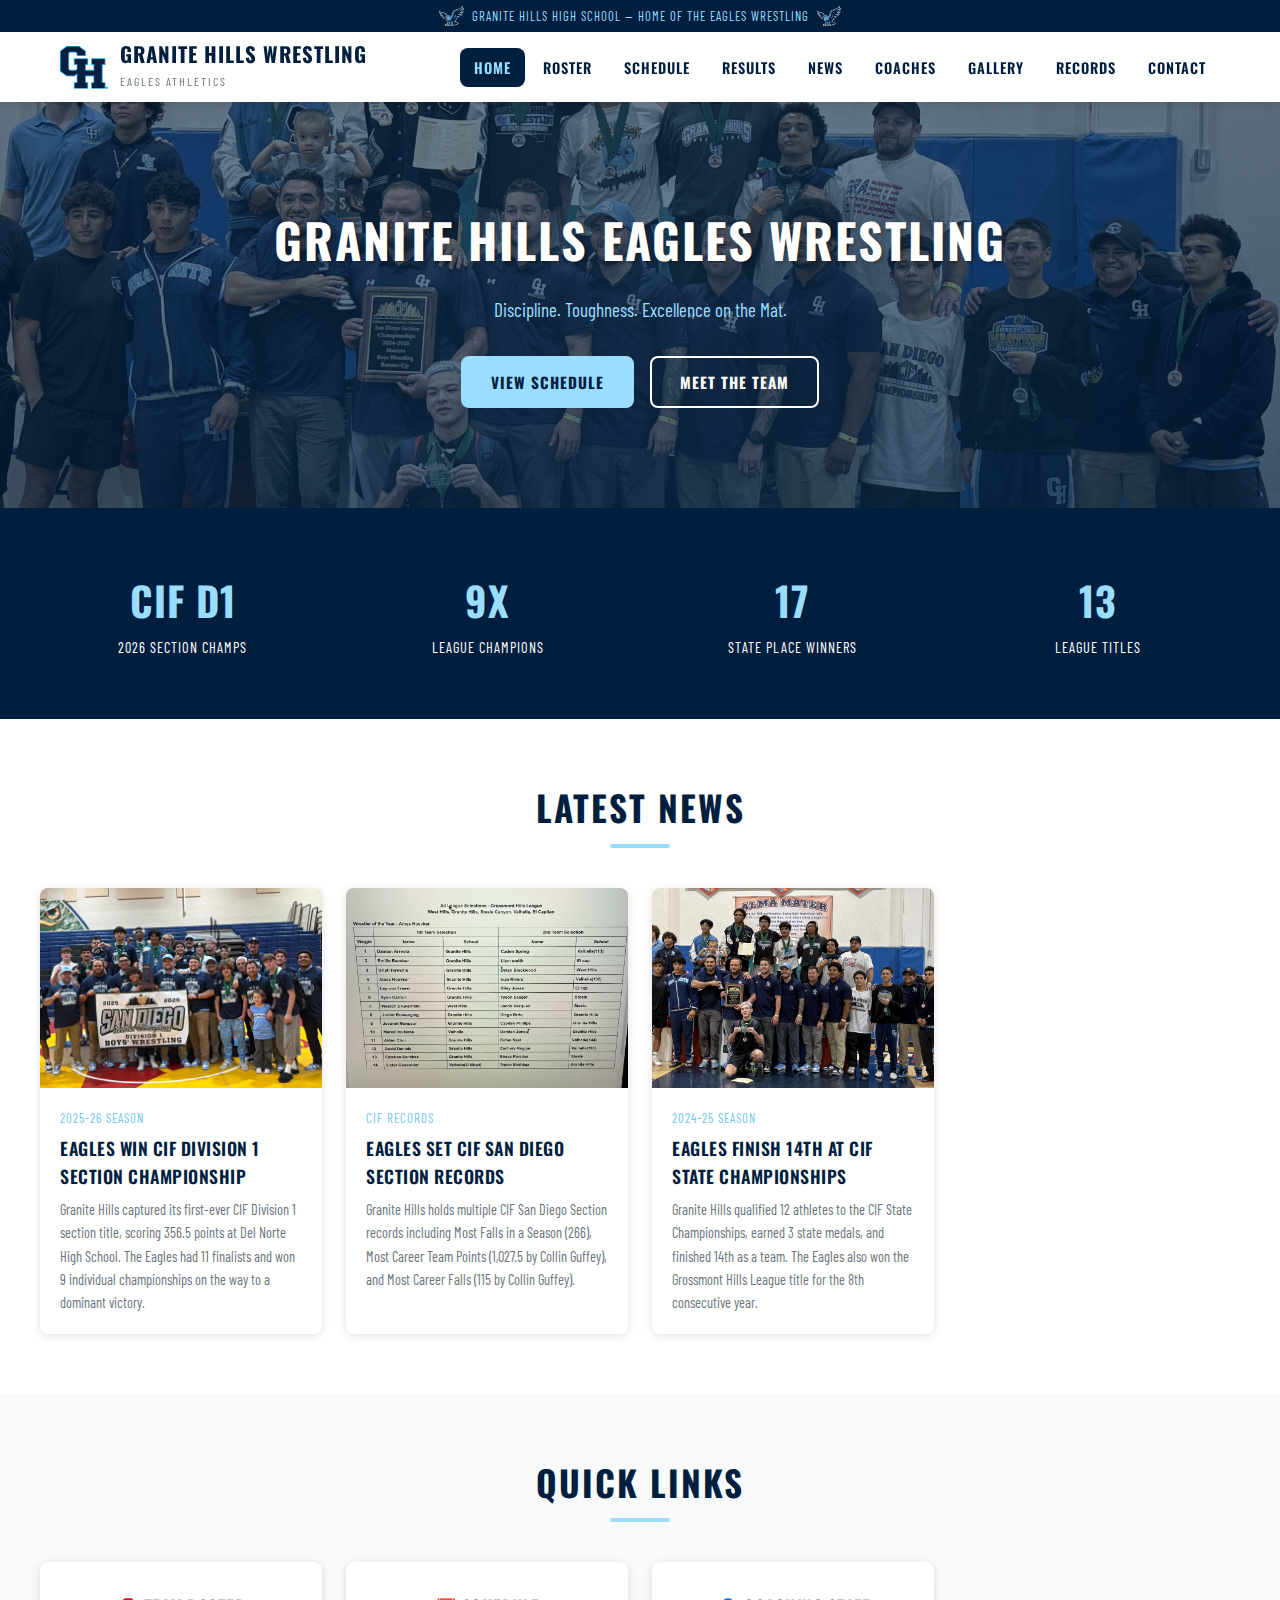
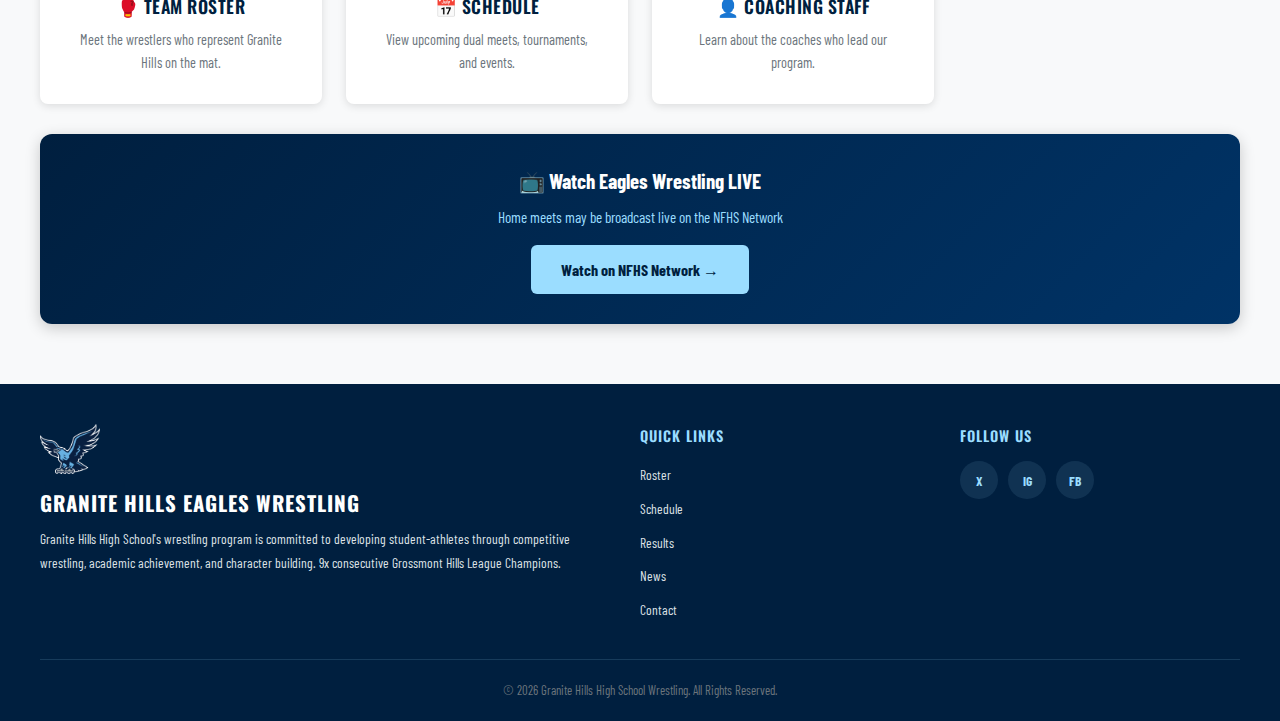
<file: index.html>
<!DOCTYPE html>
<html lang="en">
<head>
  <meta charset="UTF-8">
  <meta name="viewport" content="width=device-width, initial-scale=1.0">
  <title>Granite Hills Wrestling</title>
  <link rel="stylesheet" href="css/style.css">
  <link rel="icon" type="image/png" href="images/Eagle head   new 2023.png">
</head>
<body>

  <!-- Top Bar -->
  <div class="top-bar"><img src="images/Eagle flying new 2023.png" alt="Eagles"> Granite Hills High School &mdash; Home of the Eagles Wrestling <img src="images/Eagle flying new 2023.png" alt="Eagles"></div>

  <!-- Header -->
  <header class="site-header">
    <div class="header-inner">
      <a href="index.html" class="logo">
        <div class="logo-icon"><img src="images/gh new.png" alt="GH Logo"></div>
        <div class="logo-text">
          <h1>Granite Hills Wrestling</h1>
          <span>Eagles Athletics</span>
        </div>
      </a>
      <nav class="main-nav" id="mainNav">
        <ul>
          <li><a href="index.html" class="active">Home</a></li>
          <li><a href="roster.html">Roster</a></li>
          <li><a href="schedule.html">Schedule</a></li>
          <li><a href="results.html">Results</a></li>
          <li><a href="news.html">News</a></li>
          <li><a href="coaches.html">Coaches</a></li>
          <li><a href="gallery.html">Gallery</a></li>
          <li><a href="records.html">Records</a></li>
          <li><a href="contact.html">Contact</a></li>
        </ul>
      </nav>
      <button class="hamburger" id="hamburger" aria-label="Toggle navigation">
        <span></span><span></span><span></span>
      </button>
    </div>
  </header>

  <!-- Hero -->
  <section class="hero" style="background: linear-gradient(rgba(0,31,63,0.6), rgba(0,31,63,0.7)), url('images/team-photo.jpg') center/cover no-repeat; padding: 100px 20px;">
    <div class="hero-content">
      <h2>Granite Hills Eagles Wrestling</h2>
      <p>Discipline. Toughness. Excellence on the Mat.</p>
      <div class="hero-buttons">
        <a href="schedule.html" class="btn btn-primary">View Schedule</a>
        <a href="roster.html" class="btn btn-outline">Meet the Team</a>
      </div>
    </div>
  </section>

  <!-- Stats -->
  <section class="section section-dark">
    <div class="container">
      <div class="stats-bar">
        <div class="stat-item">
          <h3>CIF D1</h3>
          <p>2026 Section Champs</p>
        </div>
        <div class="stat-item">
          <h3>9x</h3>
          <p>League Champions</p>
        </div>
        <div class="stat-item">
          <h3>17</h3>
          <p>State Place Winners</p>
        </div>
        <div class="stat-item">
          <h3>13</h3>
          <p>League Titles</p>
        </div>
      </div>
    </div>
  </section>

  <!-- Latest News -->
  <section class="section section-light">
    <div class="container">
      <div class="section-header">
        <h2>Latest News</h2>
        <div class="accent-line"></div>
      </div>
      <div class="card-grid">
        <div class="card">
          <div class="card-img" style="background: url('images/cif-d1-champs-2026.jpg') center/cover no-repeat; font-size:0;">CIF Champs</div>
          <div class="card-body">
            <div class="card-meta">2025-26 Season</div>
            <h3>Eagles Win CIF Division 1 Section Championship</h3>
            <p>Granite Hills captured its first-ever CIF Division 1 section title, scoring 356.5 points at Del Norte High School. The Eagles had 11 finalists and won 9 individual championships on the way to a dominant victory.</p>
          </div>
        </div>
        <div class="card">
          <div class="card-img" style="background: url('images/all-league-boys.jpeg') center/cover no-repeat; font-size:0;">All League</div>
          <div class="card-body">
            <div class="card-meta">CIF Records</div>
            <h3>Eagles Set CIF San Diego Section Records</h3>
            <p>Granite Hills holds multiple CIF San Diego Section records including Most Falls in a Season (266), Most Career Team Points (1,027.5 by Collin Guffey), and Most Career Falls (115 by Collin Guffey).</p>
          </div>
        </div>
        <div class="card">
          <div class="card-img" style="background: url('images/team-photo.jpg') center/cover no-repeat; font-size:0;">Team</div>
          <div class="card-body">
            <div class="card-meta">2024-25 Season</div>
            <h3>Eagles Finish 14th at CIF State Championships</h3>
            <p>Granite Hills qualified 12 athletes to the CIF State Championships, earned 3 state medals, and finished 14th as a team. The Eagles also won the Grossmont Hills League title for the 8th consecutive year.</p>
          </div>
        </div>
      </div>
    </div>
  </section>

  <!-- Quick Links -->
  <section class="section">
    <div class="container">
      <div class="section-header">
        <h2>Quick Links</h2>
        <div class="accent-line"></div>
      </div>
      <div class="card-grid">
        <a href="roster.html" class="card">
          <div class="card-body" style="text-align:center; padding:30px;">
            <h3>&#129354; Team Roster</h3>
            <p>Meet the wrestlers who represent Granite Hills on the mat.</p>
          </div>
        </a>
        <a href="schedule.html" class="card">
          <div class="card-body" style="text-align:center; padding:30px;">
            <h3>&#128197; Schedule</h3>
            <p>View upcoming dual meets, tournaments, and events.</p>
          </div>
        </a>
        <a href="coaches.html" class="card">
          <div class="card-body" style="text-align:center; padding:30px;">
            <h3>&#128100; Coaching Staff</h3>
            <p>Learn about the coaches who lead our program.</p>
          </div>
        </a>
      </div>

      <!-- NFHS Network Banner -->
      <div style="margin-top:30px; background: linear-gradient(135deg, #001f3f, #003366); border-radius:12px; padding:30px; text-align:center; box-shadow:0 4px 15px rgba(0,0,0,0.2);">
        <h3 style="color:#fff; margin:0 0 8px 0; font-size:1.3rem;">&#128250; Watch Eagles Wrestling LIVE</h3>
        <p style="color:#9BDDFF; margin:0 0 15px 0; font-size:0.95rem;">Home meets may be broadcast live on the NFHS Network</p>
        <a href="https://www.nfhsnetwork.com/schools/granite-hills-high-school-el-cajon-el-cajon-ca" target="_blank" style="display:inline-block; background:#9BDDFF; color:#001f3f; padding:12px 30px; border-radius:6px; text-decoration:none; font-weight:700; font-size:1rem;">Watch on NFHS Network &rarr;</a>
      </div>
    </div>
  </section>

  <!-- Footer -->
  <footer class="site-footer">
    <div class="footer-inner">
      <div class="footer-brand">
        <img src="images/Eagle flying new 2023.png" alt="Eagles Logo" class="footer-eagle">
        <h3>Granite Hills Eagles Wrestling</h3>
        <p>Granite Hills High School's wrestling program is committed to developing student-athletes through competitive wrestling, academic achievement, and character building. 9x consecutive Grossmont Hills League Champions.</p>
      </div>
      <div class="footer-links">
        <h4>Quick Links</h4>
        <ul>
          <li><a href="roster.html">Roster</a></li>
          <li><a href="schedule.html">Schedule</a></li>
          <li><a href="results.html">Results</a></li>
          <li><a href="news.html">News</a></li>
          <li><a href="contact.html">Contact</a></li>
        </ul>
      </div>
      <div class="footer-social">
        <h4>Follow Us</h4>
        <div class="social-icons">
          <a href="#" class="social-icon" title="Twitter">X</a>
          <a href="#" class="social-icon" title="Instagram">IG</a>
          <a href="#" class="social-icon" title="Facebook">FB</a>
        </div>
      </div>
    </div>
    <div class="footer-bottom">
      <p>&copy; 2026 Granite Hills High School Wrestling. All Rights Reserved.</p>
    </div>
  </footer>

  <script src="js/main.js"></script>
</body>
</html>
</file>
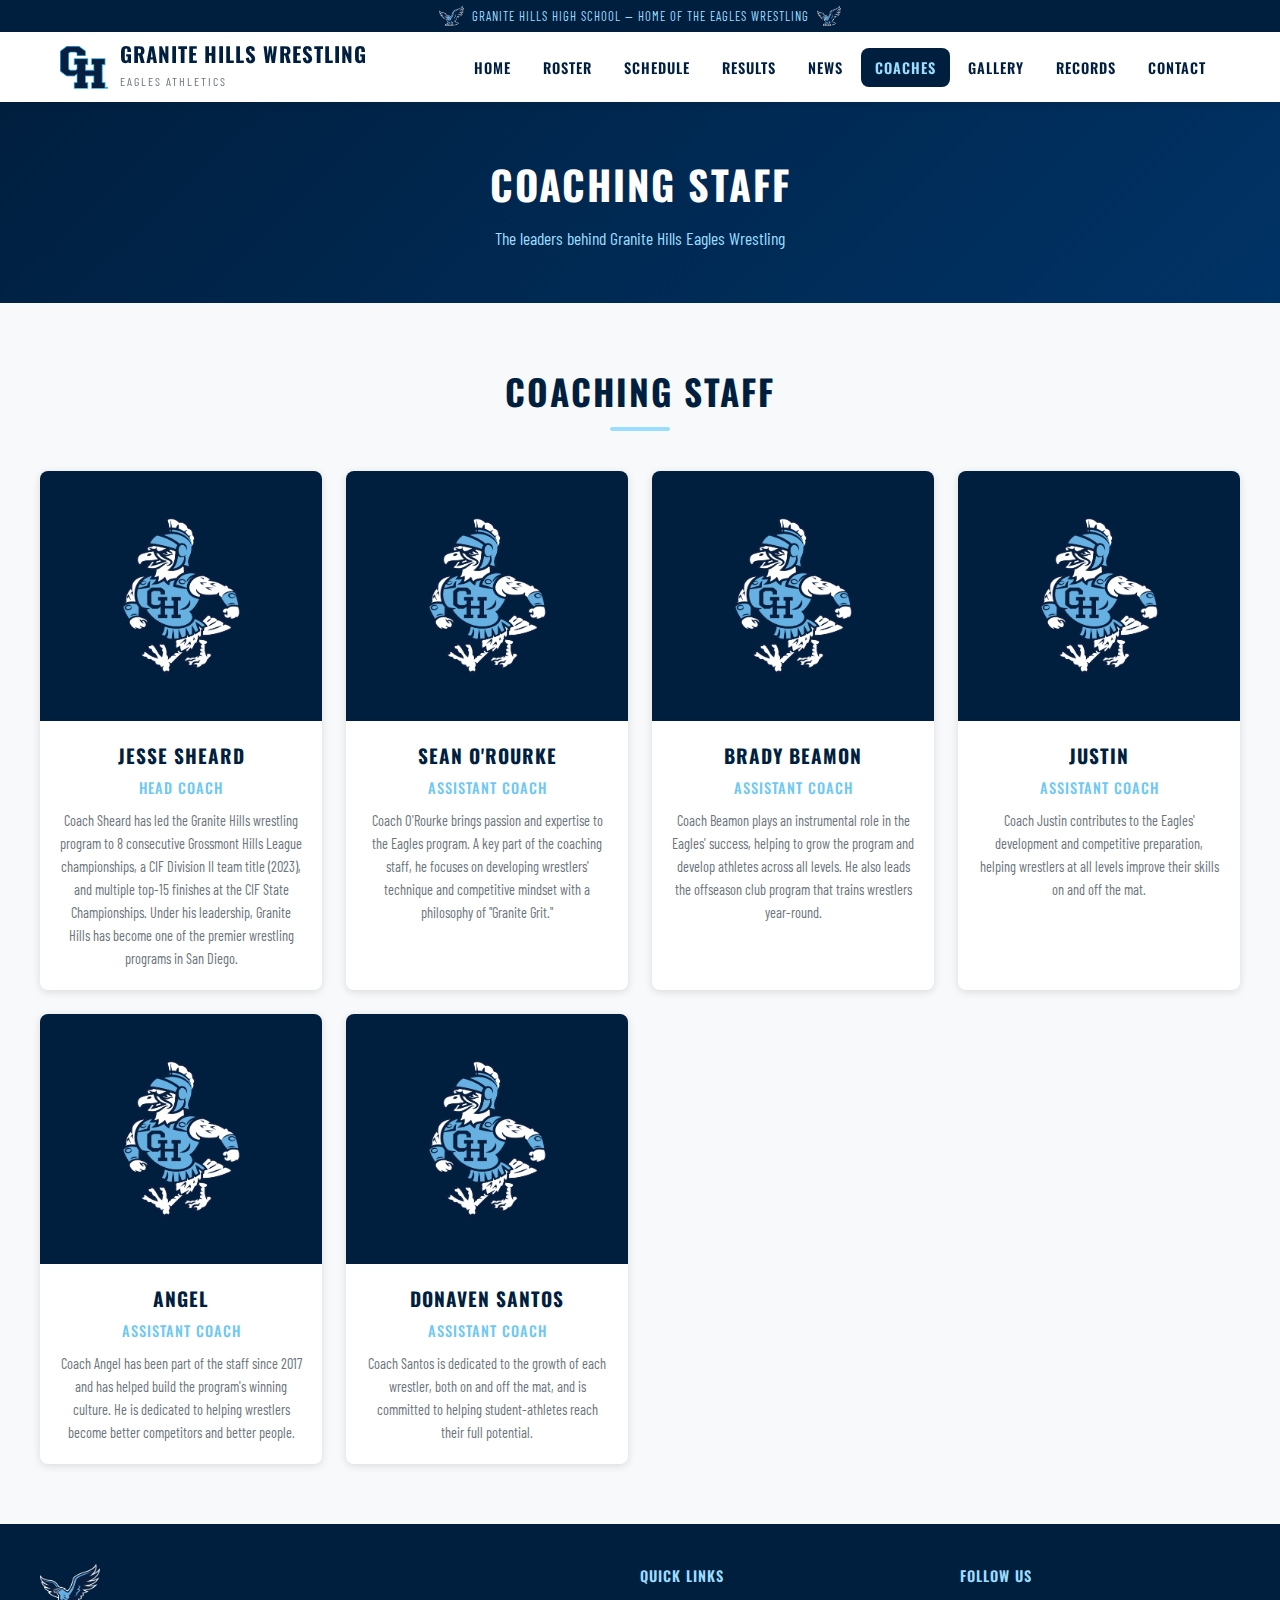
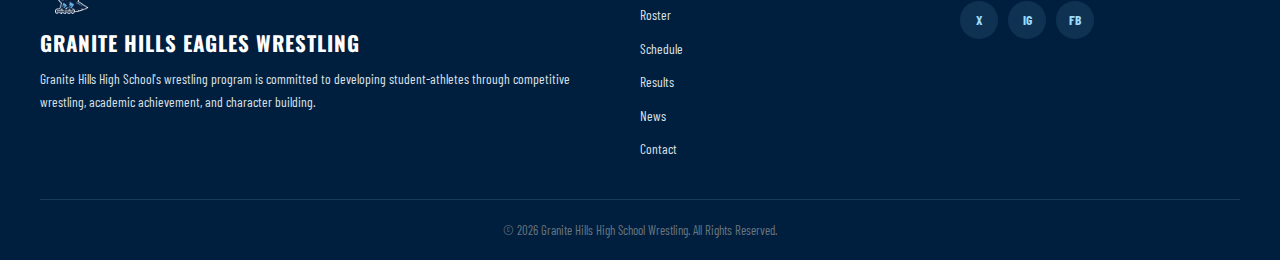
<file: coaches.html>
<!DOCTYPE html>
<html lang="en">
<head>
  <meta charset="UTF-8">
  <meta name="viewport" content="width=device-width, initial-scale=1.0">
  <title>Coaches - Granite Hills Wrestling</title>
  <link rel="stylesheet" href="css/style.css">
  <link rel="icon" type="image/png" href="images/Eagle head   new 2023.png">
</head>
<body>

  <div class="top-bar"><img src="images/Eagle flying new 2023.png" alt="Eagles"> Granite Hills High School &mdash; Home of the Eagles Wrestling <img src="images/Eagle flying new 2023.png" alt="Eagles"></div>

  <header class="site-header">
    <div class="header-inner">
      <a href="index.html" class="logo">
        <div class="logo-icon"><img src="images/gh new.png" alt="GH Logo"></div>
        <div class="logo-text">
          <h1>Granite Hills Wrestling</h1>
          <span>Eagles Athletics</span>
        </div>
      </a>
      <nav class="main-nav" id="mainNav">
        <ul>
          <li><a href="index.html">Home</a></li>
          <li><a href="roster.html">Roster</a></li>
          <li><a href="schedule.html">Schedule</a></li>
          <li><a href="results.html">Results</a></li>
          <li><a href="news.html">News</a></li>
          <li><a href="coaches.html" class="active">Coaches</a></li>
          <li><a href="gallery.html">Gallery</a></li>
          <li><a href="records.html">Records</a></li>
          <li><a href="contact.html">Contact</a></li>
        </ul>
      </nav>
      <button class="hamburger" id="hamburger" aria-label="Toggle navigation">
        <span></span><span></span><span></span>
      </button>
    </div>
  </header>

  <section class="page-banner">
    <h2>Coaching Staff</h2>
    <p>The leaders behind Granite Hills Eagles Wrestling</p>
  </section>

  <section class="section">
    <div class="container">
      <div class="section-header">
        <h2>Coaching Staff</h2>
        <div class="accent-line"></div>
      </div>
      <div class="card-grid">

        <div class="coach-card">
          <div class="coach-photo" style="background:#001f3f; display:flex; align-items:center; justify-content:center;"><img src="images/ernie the eagle full  one.png" alt="Ernie the Eagle" style="width:120px; height:auto;"></div>
          <div class="coach-info">
            <h3>Jesse Sheard</h3>
            <div class="title">Head Coach</div>
            <p>Coach Sheard has led the Granite Hills wrestling program to 8 consecutive Grossmont Hills League championships, a CIF Division II team title (2023), and multiple top-15 finishes at the CIF State Championships. Under his leadership, Granite Hills has become one of the premier wrestling programs in San Diego.</p>
          </div>
        </div>

        <div class="coach-card">
          <div class="coach-photo" style="background:#001f3f; display:flex; align-items:center; justify-content:center;"><img src="images/ernie the eagle full  one.png" alt="Ernie the Eagle" style="width:120px; height:auto;"></div>
          <div class="coach-info">
            <h3>Sean O'Rourke</h3>
            <div class="title">Assistant Coach</div>
            <p>Coach O'Rourke brings passion and expertise to the Eagles program. A key part of the coaching staff, he focuses on developing wrestlers' technique and competitive mindset with a philosophy of "Granite Grit."</p>
          </div>
        </div>

        <div class="coach-card">
          <div class="coach-photo" style="background:#001f3f; display:flex; align-items:center; justify-content:center;"><img src="images/ernie the eagle full  one.png" alt="Ernie the Eagle" style="width:120px; height:auto;"></div>
          <div class="coach-info">
            <h3>Brady Beamon</h3>
            <div class="title">Assistant Coach</div>
            <p>Coach Beamon plays an instrumental role in the Eagles' success, helping to grow the program and develop athletes across all levels. He also leads the offseason club program that trains wrestlers year-round.</p>
          </div>
        </div>

        <div class="coach-card">
          <div class="coach-photo" style="background:#001f3f; display:flex; align-items:center; justify-content:center;"><img src="images/ernie the eagle full  one.png" alt="Ernie the Eagle" style="width:120px; height:auto;"></div>
          <div class="coach-info">
            <h3>Justin</h3>
            <div class="title">Assistant Coach</div>
            <p>Coach Justin contributes to the Eagles' development and competitive preparation, helping wrestlers at all levels improve their skills on and off the mat.</p>
          </div>
        </div>

        <div class="coach-card">
          <div class="coach-photo" style="background:#001f3f; display:flex; align-items:center; justify-content:center;"><img src="images/ernie the eagle full  one.png" alt="Ernie the Eagle" style="width:120px; height:auto;"></div>
          <div class="coach-info">
            <h3>Angel</h3>
            <div class="title">Assistant Coach</div>
            <p>Coach Angel has been part of the staff since 2017 and has helped build the program's winning culture. He is dedicated to helping wrestlers become better competitors and better people.</p>
          </div>
        </div>

        <div class="coach-card">
          <div class="coach-photo" style="background:#001f3f; display:flex; align-items:center; justify-content:center;"><img src="images/ernie the eagle full  one.png" alt="Ernie the Eagle" style="width:120px; height:auto;"></div>
          <div class="coach-info">
            <h3>Donaven Santos</h3>
            <div class="title">Assistant Coach</div>
            <p>Coach Santos is dedicated to the growth of each wrestler, both on and off the mat, and is committed to helping student-athletes reach their full potential.</p>
          </div>
        </div>

      </div>
    </div>
  </section>

  <footer class="site-footer">
    <div class="footer-inner">
      <div class="footer-brand">
        <img src="images/Eagle flying new 2023.png" alt="Eagles Logo" class="footer-eagle">
        <h3>Granite Hills Eagles Wrestling</h3>
        <p>Granite Hills High School's wrestling program is committed to developing student-athletes through competitive wrestling, academic achievement, and character building.</p>
      </div>
      <div class="footer-links">
        <h4>Quick Links</h4>
        <ul>
          <li><a href="roster.html">Roster</a></li>
          <li><a href="schedule.html">Schedule</a></li>
          <li><a href="results.html">Results</a></li>
          <li><a href="news.html">News</a></li>
          <li><a href="contact.html">Contact</a></li>
        </ul>
      </div>
      <div class="footer-social">
        <h4>Follow Us</h4>
        <div class="social-icons">
          <a href="#" class="social-icon" title="Twitter">X</a>
          <a href="#" class="social-icon" title="Instagram">IG</a>
          <a href="#" class="social-icon" title="Facebook">FB</a>
        </div>
      </div>
    </div>
    <div class="footer-bottom">
      <p>&copy; 2026 Granite Hills High School Wrestling. All Rights Reserved.</p>
    </div>
  </footer>

  <script src="js/main.js"></script>
</body>
</html>
</file>
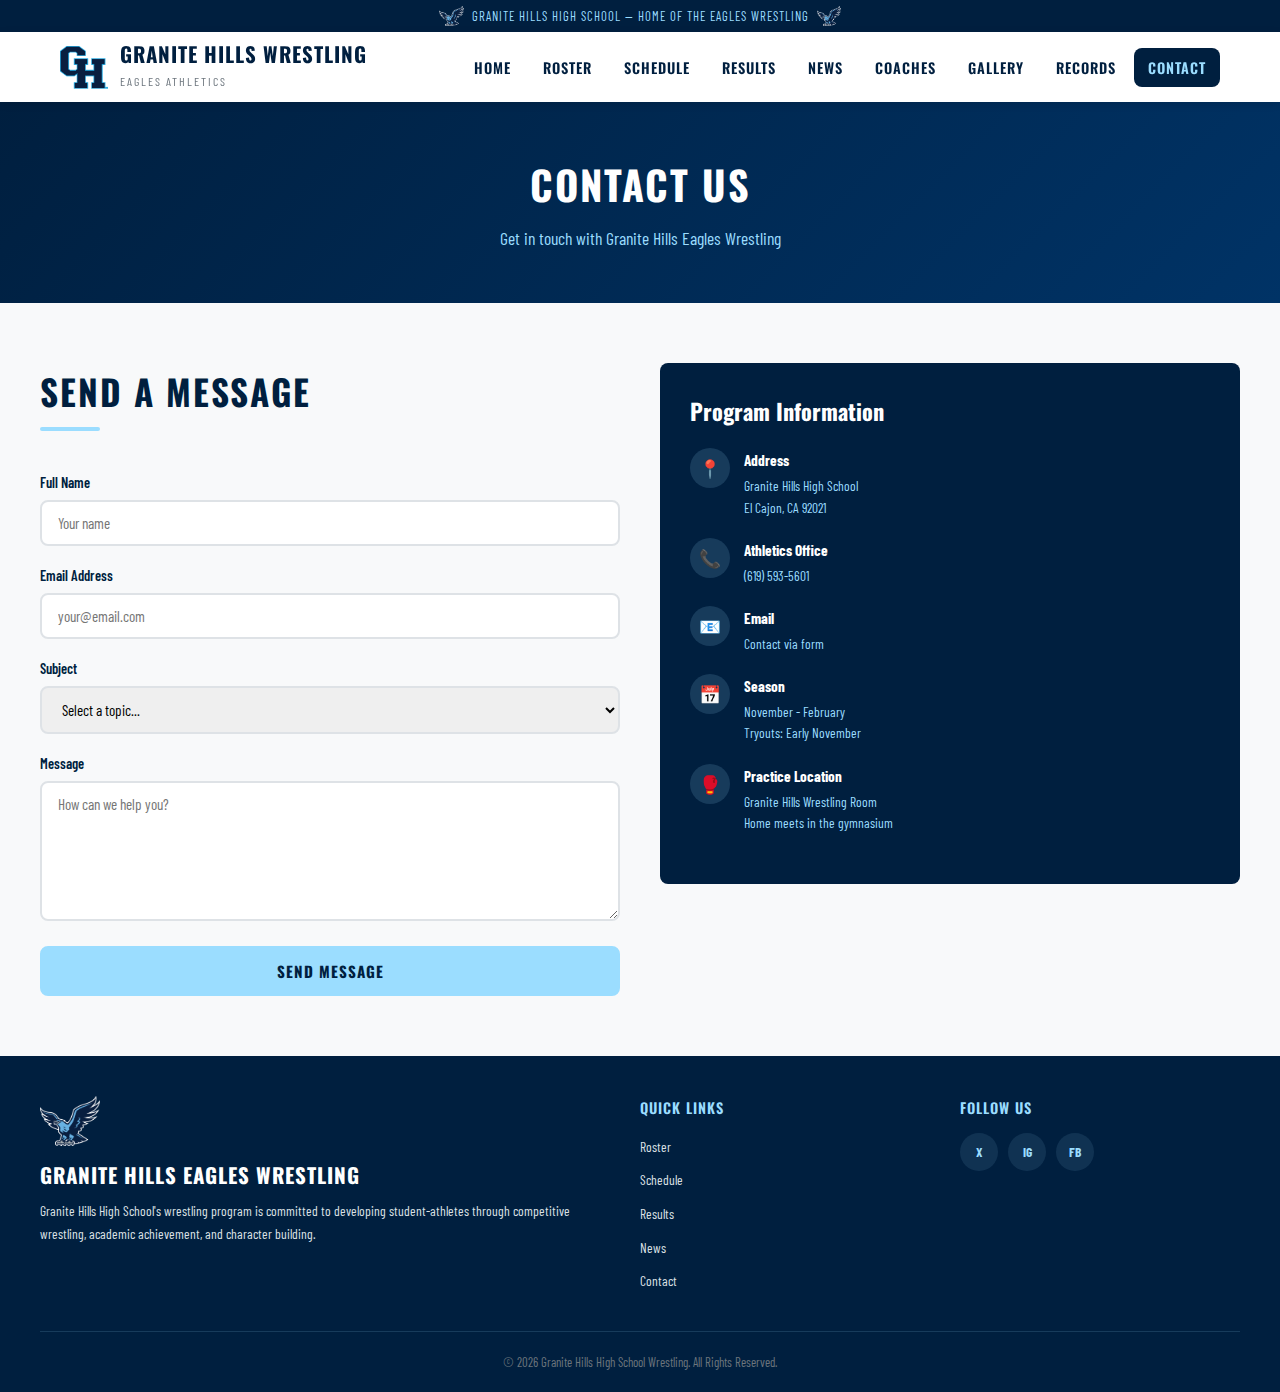
<file: contact.html>
<!DOCTYPE html>
<html lang="en">
<head>
  <meta charset="UTF-8">
  <meta name="viewport" content="width=device-width, initial-scale=1.0">
  <title>Contact - Granite Hills Wrestling</title>
  <link rel="stylesheet" href="css/style.css">
  <link rel="icon" type="image/png" href="images/Eagle head   new 2023.png">
</head>
<body>

  <div class="top-bar"><img src="images/Eagle flying new 2023.png" alt="Eagles"> Granite Hills High School &mdash; Home of the Eagles Wrestling <img src="images/Eagle flying new 2023.png" alt="Eagles"></div>

  <header class="site-header">
    <div class="header-inner">
      <a href="index.html" class="logo">
        <div class="logo-icon"><img src="images/gh new.png" alt="GH Logo"></div>
        <div class="logo-text">
          <h1>Granite Hills Wrestling</h1>
          <span>Eagles Athletics</span>
        </div>
      </a>
      <nav class="main-nav" id="mainNav">
        <ul>
          <li><a href="index.html">Home</a></li>
          <li><a href="roster.html">Roster</a></li>
          <li><a href="schedule.html">Schedule</a></li>
          <li><a href="results.html">Results</a></li>
          <li><a href="news.html">News</a></li>
          <li><a href="coaches.html">Coaches</a></li>
          <li><a href="gallery.html">Gallery</a></li>
          <li><a href="records.html">Records</a></li>
          <li><a href="contact.html" class="active">Contact</a></li>
        </ul>
      </nav>
      <button class="hamburger" id="hamburger" aria-label="Toggle navigation">
        <span></span><span></span><span></span>
      </button>
    </div>
  </header>

  <section class="page-banner">
    <h2>Contact Us</h2>
    <p>Get in touch with Granite Hills Eagles Wrestling</p>
  </section>

  <section class="section">
    <div class="container">
      <div class="contact-grid">

        <div class="contact-form">
          <div class="section-header" style="text-align:left;">
            <h2>Send a Message</h2>
            <div class="accent-line" style="margin:0;"></div>
          </div>
          <form id="contactForm" onsubmit="return handleContact(event)">
            <div class="form-group">
              <label for="name">Full Name</label>
              <input type="text" id="name" name="name" placeholder="Your name" required>
            </div>
            <div class="form-group">
              <label for="email">Email Address</label>
              <input type="email" id="email" name="email" placeholder="your@email.com" required>
            </div>
            <div class="form-group">
              <label for="subject">Subject</label>
              <select id="subject" name="subject" required>
                <option value="">Select a topic...</option>
                <option value="general">General Inquiry</option>
                <option value="tryouts">Tryouts Information</option>
                <option value="recruiting">College Recruiting</option>
                <option value="booster">Booster Club</option>
                <option value="records">Program Records/History</option>
                <option value="media">Media Request</option>
                <option value="other">Other</option>
              </select>
            </div>
            <div class="form-group">
              <label for="message">Message</label>
              <textarea id="message" name="message" placeholder="How can we help you?" required></textarea>
            </div>
            <button type="submit" class="btn btn-primary">Send Message</button>
          </form>
        </div>

        <div>
          <div class="contact-info-card">
            <h3>Program Information</h3>
            <div class="info-item">
              <div class="info-icon">&#128205;</div>
              <div>
                <h4>Address</h4>
                <p>Granite Hills High School<br>El Cajon, CA 92021</p>
              </div>
            </div>
            <div class="info-item">
              <div class="info-icon">&#128222;</div>
              <div>
                <h4>Athletics Office</h4>
                <p>(619) 593-5601</p>
              </div>
            </div>
            <div class="info-item">
              <div class="info-icon">&#128231;</div>
              <div>
                <h4>Email</h4>
                <p>Contact via form</p>
              </div>
            </div>
            <div class="info-item">
              <div class="info-icon">&#128197;</div>
              <div>
                <h4>Season</h4>
                <p>November - February<br>Tryouts: Early November</p>
              </div>
            </div>
            <div class="info-item">
              <div class="info-icon">&#129354;</div>
              <div>
                <h4>Practice Location</h4>
                <p>Granite Hills Wrestling Room<br>Home meets in the gymnasium</p>
              </div>
            </div>
          </div>
        </div>

      </div>
    </div>
  </section>

  <footer class="site-footer">
    <div class="footer-inner">
      <div class="footer-brand">
        <img src="images/Eagle flying new 2023.png" alt="Eagles Logo" class="footer-eagle">
        <h3>Granite Hills Eagles Wrestling</h3>
        <p>Granite Hills High School's wrestling program is committed to developing student-athletes through competitive wrestling, academic achievement, and character building.</p>
      </div>
      <div class="footer-links">
        <h4>Quick Links</h4>
        <ul>
          <li><a href="roster.html">Roster</a></li>
          <li><a href="schedule.html">Schedule</a></li>
          <li><a href="results.html">Results</a></li>
          <li><a href="news.html">News</a></li>
          <li><a href="contact.html">Contact</a></li>
        </ul>
      </div>
      <div class="footer-social">
        <h4>Follow Us</h4>
        <div class="social-icons">
          <a href="#" class="social-icon" title="Twitter">X</a>
          <a href="#" class="social-icon" title="Instagram">IG</a>
          <a href="#" class="social-icon" title="Facebook">FB</a>
        </div>
      </div>
    </div>
    <div class="footer-bottom">
      <p>&copy; 2026 Granite Hills High School Wrestling. All Rights Reserved.</p>
    </div>
  </footer>

  <script src="js/main.js"></script>
</body>
</html>
</file>
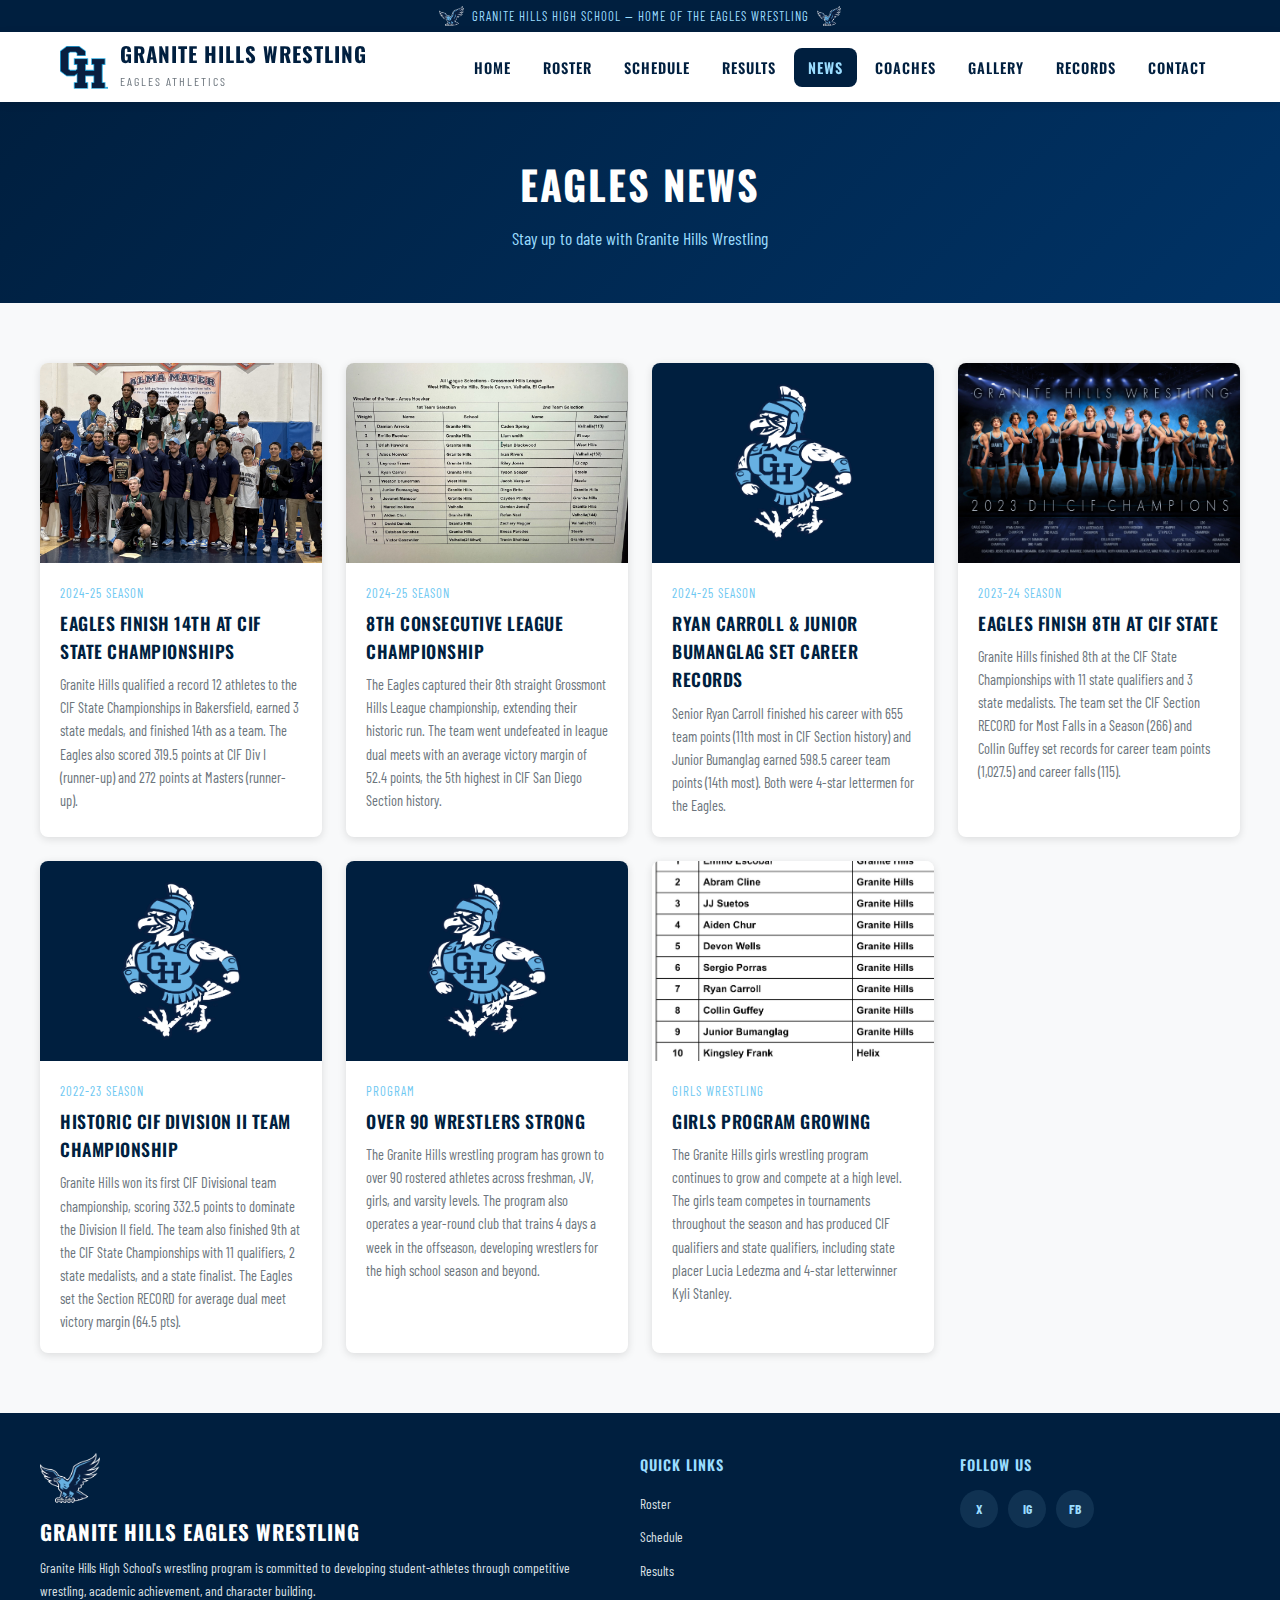
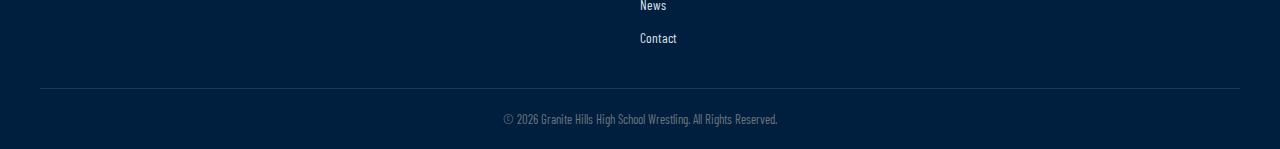
<file: news.html>
<!DOCTYPE html>
<html lang="en">
<head>
  <meta charset="UTF-8">
  <meta name="viewport" content="width=device-width, initial-scale=1.0">
  <title>News - Granite Hills Wrestling</title>
  <link rel="stylesheet" href="css/style.css">
  <link rel="icon" type="image/png" href="images/Eagle head   new 2023.png">
</head>
<body>

  <div class="top-bar"><img src="images/Eagle flying new 2023.png" alt="Eagles"> Granite Hills High School &mdash; Home of the Eagles Wrestling <img src="images/Eagle flying new 2023.png" alt="Eagles"></div>

  <header class="site-header">
    <div class="header-inner">
      <a href="index.html" class="logo">
        <div class="logo-icon"><img src="images/gh new.png" alt="GH Logo"></div>
        <div class="logo-text">
          <h1>Granite Hills Wrestling</h1>
          <span>Eagles Athletics</span>
        </div>
      </a>
      <nav class="main-nav" id="mainNav">
        <ul>
          <li><a href="index.html">Home</a></li>
          <li><a href="roster.html">Roster</a></li>
          <li><a href="schedule.html">Schedule</a></li>
          <li><a href="results.html">Results</a></li>
          <li><a href="news.html" class="active">News</a></li>
          <li><a href="coaches.html">Coaches</a></li>
          <li><a href="gallery.html">Gallery</a></li>
          <li><a href="records.html">Records</a></li>
          <li><a href="contact.html">Contact</a></li>
        </ul>
      </nav>
      <button class="hamburger" id="hamburger" aria-label="Toggle navigation">
        <span></span><span></span><span></span>
      </button>
    </div>
  </header>

  <section class="page-banner">
    <h2>Eagles News</h2>
    <p>Stay up to date with Granite Hills Wrestling</p>
  </section>

  <section class="section">
    <div class="container">
      <div class="card-grid">

        <div class="card">
          <div class="card-img" style="background: url('images/team-photo.jpg') center/cover no-repeat; font-size:0;">Team</div>
          <div class="card-body">
            <div class="card-meta">2024-25 Season</div>
            <h3>Eagles Finish 14th at CIF State Championships</h3>
            <p>Granite Hills qualified a record 12 athletes to the CIF State Championships in Bakersfield, earned 3 state medals, and finished 14th as a team. The Eagles also scored 319.5 points at CIF Div I (runner-up) and 272 points at Masters (runner-up).</p>
          </div>
        </div>

        <div class="card">
          <div class="card-img" style="background: url('images/all-league-boys.jpeg') center/cover no-repeat; font-size:0;">All League</div>
          <div class="card-body">
            <div class="card-meta">2024-25 Season</div>
            <h3>8th Consecutive League Championship</h3>
            <p>The Eagles captured their 8th straight Grossmont Hills League championship, extending their historic run. The team went undefeated in league dual meets with an average victory margin of 52.4 points, the 5th highest in CIF San Diego Section history.</p>
          </div>
        </div>

        <div class="card">
          <div class="card-img" style="background:#001f3f; display:flex; align-items:center; justify-content:center;"><img src="images/ernie the eagle full  one.png" alt="Ernie the Eagle" style="width:120px; height:auto;"></div>
          <div class="card-body">
            <div class="card-meta">2024-25 Season</div>
            <h3>Ryan Carroll &amp; Junior Bumanglag Set Career Records</h3>
            <p>Senior Ryan Carroll finished his career with 655 team points (11th most in CIF Section history) and Junior Bumanglag earned 598.5 career team points (14th most). Both were 4-star lettermen for the Eagles.</p>
          </div>
        </div>

        <div class="card">
          <div class="card-img" style="background: url('images/team-photo-2023.jpg') center/cover no-repeat; font-size:0;">2023 Team</div>
          <div class="card-body">
            <div class="card-meta">2023-24 Season</div>
            <h3>Eagles Finish 8th at CIF State</h3>
            <p>Granite Hills finished 8th at the CIF State Championships with 11 state qualifiers and 3 state medalists. The team set the CIF Section RECORD for Most Falls in a Season (266) and Collin Guffey set records for career team points (1,027.5) and career falls (115).</p>
          </div>
        </div>

        <div class="card">
          <div class="card-img" style="background:#001f3f; display:flex; align-items:center; justify-content:center;"><img src="images/ernie the eagle full  one.png" alt="Ernie the Eagle" style="width:120px; height:auto;"></div>
          <div class="card-body">
            <div class="card-meta">2022-23 Season</div>
            <h3>Historic CIF Division II Team Championship</h3>
            <p>Granite Hills won its first CIF Divisional team championship, scoring 332.5 points to dominate the Division II field. The team also finished 9th at the CIF State Championships with 11 qualifiers, 2 state medalists, and a state finalist. The Eagles set the Section RECORD for average dual meet victory margin (64.5 pts).</p>
          </div>
        </div>

        <div class="card">
          <div class="card-img" style="background:#001f3f; display:flex; align-items:center; justify-content:center;"><img src="images/ernie the eagle full  one.png" alt="Ernie the Eagle" style="width:120px; height:auto;"></div>
          <div class="card-body">
            <div class="card-meta">Program</div>
            <h3>Over 90 Wrestlers Strong</h3>
            <p>The Granite Hills wrestling program has grown to over 90 rostered athletes across freshman, JV, girls, and varsity levels. The program also operates a year-round club that trains 4 days a week in the offseason, developing wrestlers for the high school season and beyond.</p>
          </div>
        </div>

        <div class="card">
          <div class="card-img" style="background: url('images/all-league-girls.jpeg') center/cover no-repeat; font-size:0;">Girls</div>
          <div class="card-body">
            <div class="card-meta">Girls Wrestling</div>
            <h3>Girls Program Growing</h3>
            <p>The Granite Hills girls wrestling program continues to grow and compete at a high level. The girls team competes in tournaments throughout the season and has produced CIF qualifiers and state qualifiers, including state placer Lucia Ledezma and 4-star letterwinner Kyli Stanley.</p>
          </div>
        </div>

      </div>
    </div>
  </section>

  <footer class="site-footer">
    <div class="footer-inner">
      <div class="footer-brand">
        <img src="images/Eagle flying new 2023.png" alt="Eagles Logo" class="footer-eagle">
        <h3>Granite Hills Eagles Wrestling</h3>
        <p>Granite Hills High School's wrestling program is committed to developing student-athletes through competitive wrestling, academic achievement, and character building.</p>
      </div>
      <div class="footer-links">
        <h4>Quick Links</h4>
        <ul>
          <li><a href="roster.html">Roster</a></li>
          <li><a href="schedule.html">Schedule</a></li>
          <li><a href="results.html">Results</a></li>
          <li><a href="news.html">News</a></li>
          <li><a href="contact.html">Contact</a></li>
        </ul>
      </div>
      <div class="footer-social">
        <h4>Follow Us</h4>
        <div class="social-icons">
          <a href="#" class="social-icon" title="Twitter">X</a>
          <a href="#" class="social-icon" title="Instagram">IG</a>
          <a href="#" class="social-icon" title="Facebook">FB</a>
        </div>
      </div>
    </div>
    <div class="footer-bottom">
      <p>&copy; 2026 Granite Hills High School Wrestling. All Rights Reserved.</p>
    </div>
  </footer>

  <script src="js/main.js"></script>
</body>
</html>
</file>
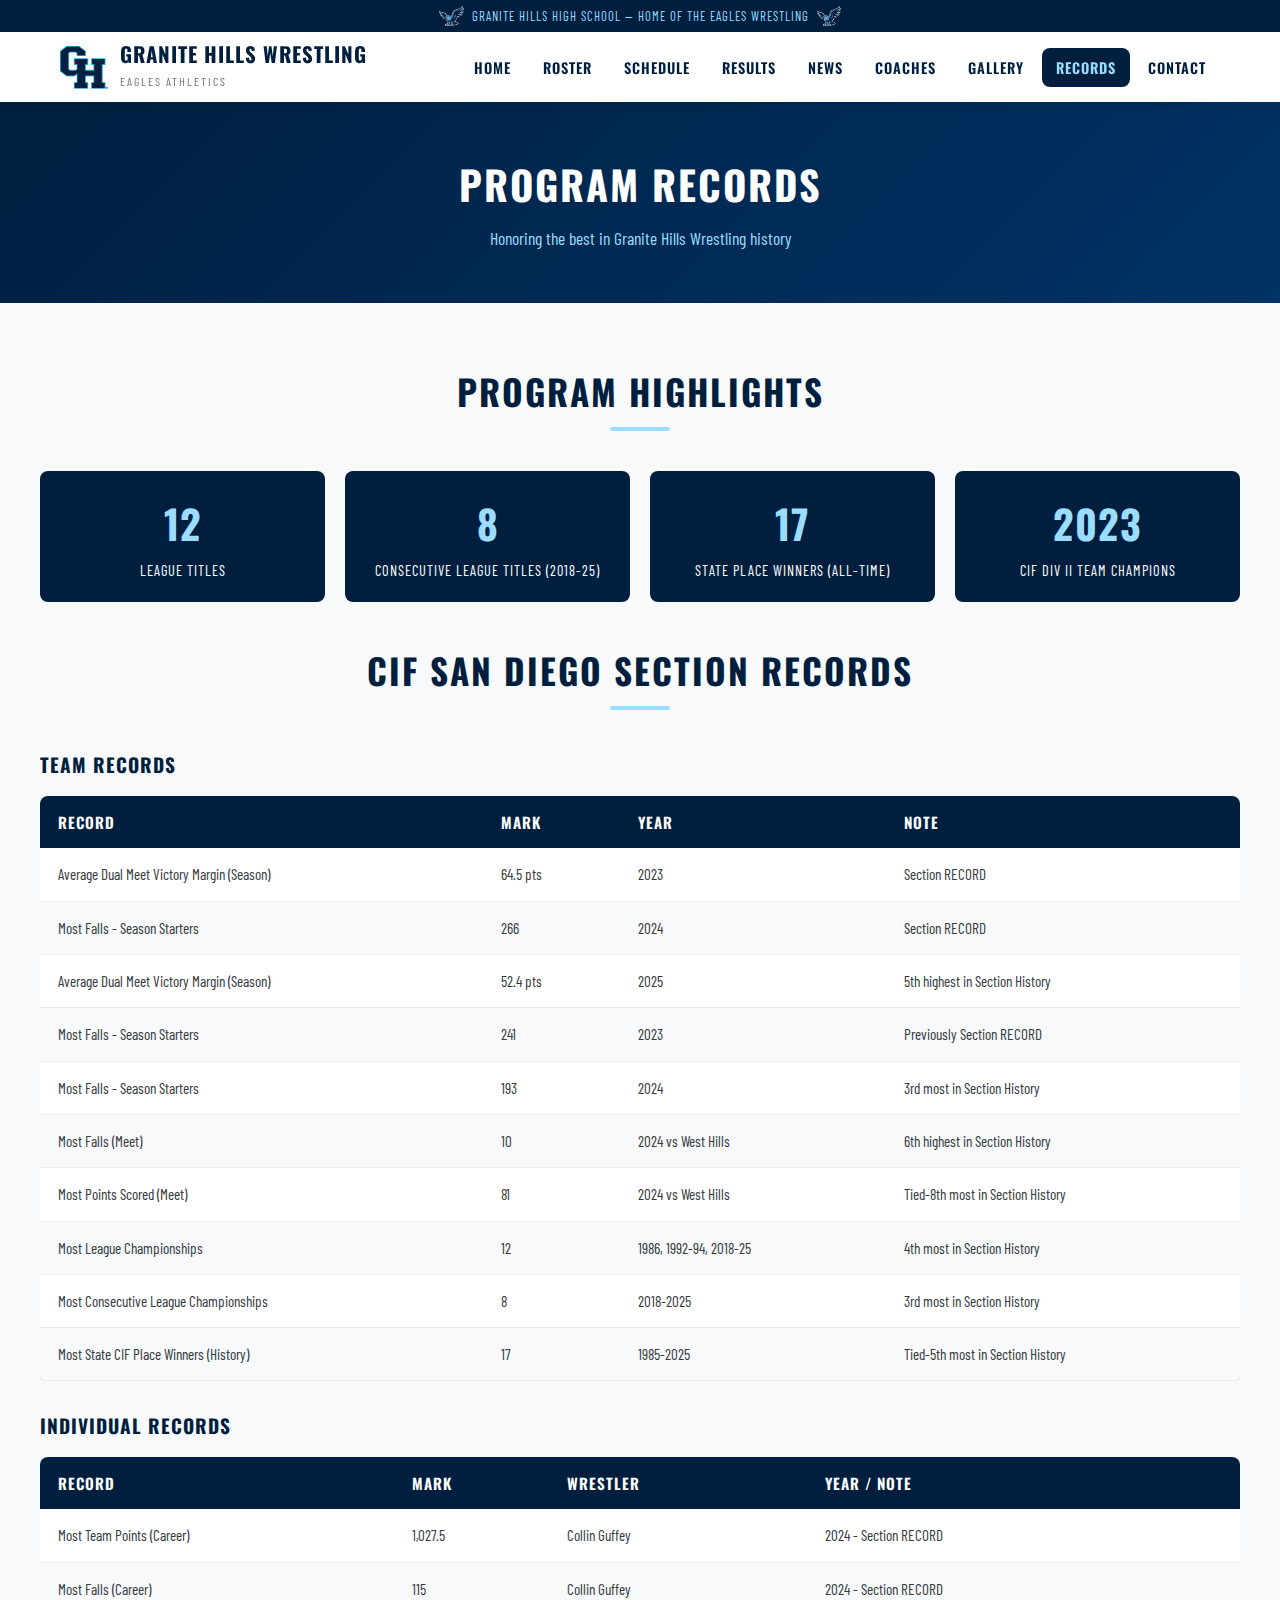
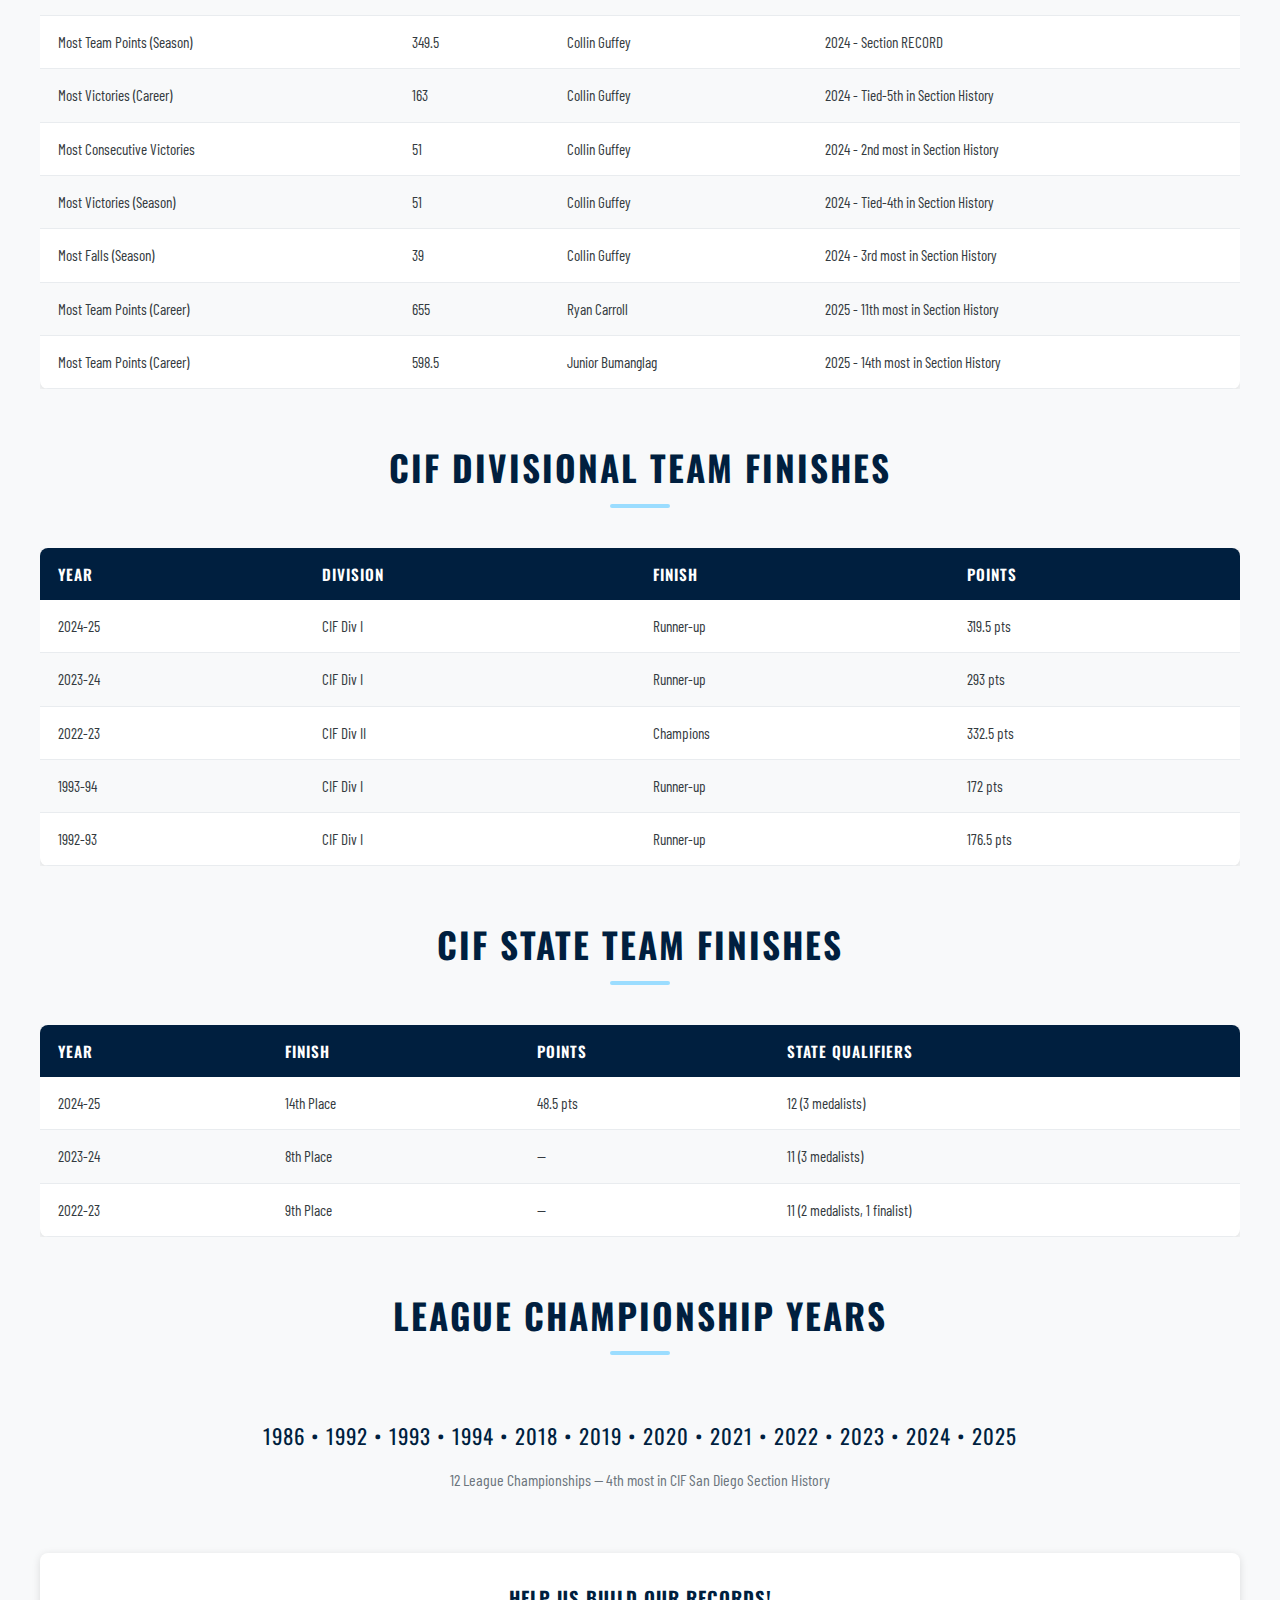
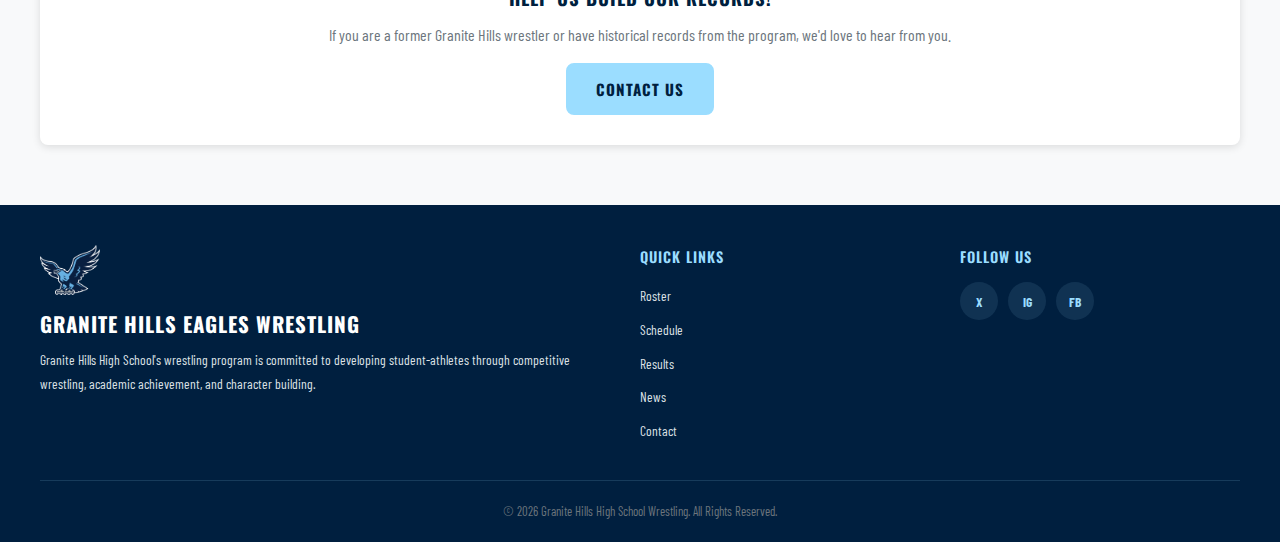
<file: records.html>
<!DOCTYPE html>
<html lang="en">
<head>
  <meta charset="UTF-8">
  <meta name="viewport" content="width=device-width, initial-scale=1.0">
  <title>Records - Granite Hills Wrestling</title>
  <link rel="stylesheet" href="css/style.css">
  <link rel="icon" type="image/png" href="images/Eagle head   new 2023.png">
</head>
<body>

  <div class="top-bar"><img src="images/Eagle flying new 2023.png" alt="Eagles"> Granite Hills High School &mdash; Home of the Eagles Wrestling <img src="images/Eagle flying new 2023.png" alt="Eagles"></div>

  <header class="site-header">
    <div class="header-inner">
      <a href="index.html" class="logo">
        <div class="logo-icon"><img src="images/gh new.png" alt="GH Logo"></div>
        <div class="logo-text">
          <h1>Granite Hills Wrestling</h1>
          <span>Eagles Athletics</span>
        </div>
      </a>
      <nav class="main-nav" id="mainNav">
        <ul>
          <li><a href="index.html">Home</a></li>
          <li><a href="roster.html">Roster</a></li>
          <li><a href="schedule.html">Schedule</a></li>
          <li><a href="results.html">Results</a></li>
          <li><a href="news.html">News</a></li>
          <li><a href="coaches.html">Coaches</a></li>
          <li><a href="gallery.html">Gallery</a></li>
          <li><a href="records.html" class="active">Records</a></li>
          <li><a href="contact.html">Contact</a></li>
        </ul>
      </nav>
      <button class="hamburger" id="hamburger" aria-label="Toggle navigation">
        <span></span><span></span><span></span>
      </button>
    </div>
  </header>

  <section class="page-banner">
    <h2>Program Records</h2>
    <p>Honoring the best in Granite Hills Wrestling history</p>
  </section>

  <section class="section">
    <div class="container">

      <!-- Program Highlights -->
      <div class="section-header">
        <h2>Program Highlights</h2>
        <div class="accent-line"></div>
      </div>
      <div class="stats-bar" style="margin-bottom:40px;">
        <div class="stat-item" style="background:var(--navy); padding:20px; border-radius:8px; color:var(--white);">
          <h3 style="color:var(--columbia);">12</h3>
          <p>League Titles</p>
        </div>
        <div class="stat-item" style="background:var(--navy); padding:20px; border-radius:8px; color:var(--white);">
          <h3 style="color:var(--columbia);">8</h3>
          <p>Consecutive League Titles (2018-25)</p>
        </div>
        <div class="stat-item" style="background:var(--navy); padding:20px; border-radius:8px; color:var(--white);">
          <h3 style="color:var(--columbia);">17</h3>
          <p>State Place Winners (All-Time)</p>
        </div>
        <div class="stat-item" style="background:var(--navy); padding:20px; border-radius:8px; color:var(--white);">
          <h3 style="color:var(--columbia);">2023</h3>
          <p>CIF Div II Team Champions</p>
        </div>
      </div>

      <!-- CIF San Diego Section Records -->
      <div class="section-header">
        <h2>CIF San Diego Section Records</h2>
        <div class="accent-line"></div>
      </div>

      <h3 style="font-family:var(--font-heading); color:var(--navy); text-transform:uppercase; letter-spacing:1px; margin-bottom:15px; font-size:1.2rem;">Team Records</h3>
      <div style="overflow-x: auto; margin-bottom:30px;">
        <table class="records-table">
          <thead>
            <tr>
              <th>Record</th>
              <th>Mark</th>
              <th>Year</th>
              <th>Note</th>
            </tr>
          </thead>
          <tbody>
            <tr>
              <td>Average Dual Meet Victory Margin (Season)</td>
              <td>64.5 pts</td>
              <td>2023</td>
              <td>Section RECORD</td>
            </tr>
            <tr>
              <td>Most Falls - Season Starters</td>
              <td>266</td>
              <td>2024</td>
              <td>Section RECORD</td>
            </tr>
            <tr>
              <td>Average Dual Meet Victory Margin (Season)</td>
              <td>52.4 pts</td>
              <td>2025</td>
              <td>5th highest in Section History</td>
            </tr>
            <tr>
              <td>Most Falls - Season Starters</td>
              <td>241</td>
              <td>2023</td>
              <td>Previously Section RECORD</td>
            </tr>
            <tr>
              <td>Most Falls - Season Starters</td>
              <td>193</td>
              <td>2024</td>
              <td>3rd most in Section History</td>
            </tr>
            <tr>
              <td>Most Falls (Meet)</td>
              <td>10</td>
              <td>2024 vs West Hills</td>
              <td>6th highest in Section History</td>
            </tr>
            <tr>
              <td>Most Points Scored (Meet)</td>
              <td>81</td>
              <td>2024 vs West Hills</td>
              <td>Tied-8th most in Section History</td>
            </tr>
            <tr>
              <td>Most League Championships</td>
              <td>12</td>
              <td>1986, 1992-94, 2018-25</td>
              <td>4th most in Section History</td>
            </tr>
            <tr>
              <td>Most Consecutive League Championships</td>
              <td>8</td>
              <td>2018-2025</td>
              <td>3rd most in Section History</td>
            </tr>
            <tr>
              <td>Most State CIF Place Winners (History)</td>
              <td>17</td>
              <td>1985-2025</td>
              <td>Tied-5th most in Section History</td>
            </tr>
          </tbody>
        </table>
      </div>

      <h3 style="font-family:var(--font-heading); color:var(--navy); text-transform:uppercase; letter-spacing:1px; margin-bottom:15px; font-size:1.2rem;">Individual Records</h3>
      <div style="overflow-x: auto; margin-bottom:30px;">
        <table class="records-table">
          <thead>
            <tr>
              <th>Record</th>
              <th>Mark</th>
              <th>Wrestler</th>
              <th>Year / Note</th>
            </tr>
          </thead>
          <tbody>
            <tr>
              <td>Most Team Points (Career)</td>
              <td>1,027.5</td>
              <td>Collin Guffey</td>
              <td>2024 - Section RECORD</td>
            </tr>
            <tr>
              <td>Most Falls (Career)</td>
              <td>115</td>
              <td>Collin Guffey</td>
              <td>2024 - Section RECORD</td>
            </tr>
            <tr>
              <td>Most Team Points (Season)</td>
              <td>349.5</td>
              <td>Collin Guffey</td>
              <td>2024 - Section RECORD</td>
            </tr>
            <tr>
              <td>Most Victories (Career)</td>
              <td>163</td>
              <td>Collin Guffey</td>
              <td>2024 - Tied-5th in Section History</td>
            </tr>
            <tr>
              <td>Most Consecutive Victories</td>
              <td>51</td>
              <td>Collin Guffey</td>
              <td>2024 - 2nd most in Section History</td>
            </tr>
            <tr>
              <td>Most Victories (Season)</td>
              <td>51</td>
              <td>Collin Guffey</td>
              <td>2024 - Tied-4th in Section History</td>
            </tr>
            <tr>
              <td>Most Falls (Season)</td>
              <td>39</td>
              <td>Collin Guffey</td>
              <td>2024 - 3rd most in Section History</td>
            </tr>
            <tr>
              <td>Most Team Points (Career)</td>
              <td>655</td>
              <td>Ryan Carroll</td>
              <td>2025 - 11th most in Section History</td>
            </tr>
            <tr>
              <td>Most Team Points (Career)</td>
              <td>598.5</td>
              <td>Junior Bumanglag</td>
              <td>2025 - 14th most in Section History</td>
            </tr>
          </tbody>
        </table>
      </div>

      <!-- CIF Team Finishes -->
      <div class="section-header" style="margin-top:50px;">
        <h2>CIF Divisional Team Finishes</h2>
        <div class="accent-line"></div>
      </div>
      <div style="overflow-x: auto;">
        <table class="records-table">
          <thead>
            <tr>
              <th>Year</th>
              <th>Division</th>
              <th>Finish</th>
              <th>Points</th>
            </tr>
          </thead>
          <tbody>
            <tr>
              <td>2024-25</td>
              <td>CIF Div I</td>
              <td>Runner-up</td>
              <td>319.5 pts</td>
            </tr>
            <tr>
              <td>2023-24</td>
              <td>CIF Div I</td>
              <td>Runner-up</td>
              <td>293 pts</td>
            </tr>
            <tr>
              <td>2022-23</td>
              <td>CIF Div II</td>
              <td>Champions</td>
              <td>332.5 pts</td>
            </tr>
            <tr>
              <td>1993-94</td>
              <td>CIF Div I</td>
              <td>Runner-up</td>
              <td>172 pts</td>
            </tr>
            <tr>
              <td>1992-93</td>
              <td>CIF Div I</td>
              <td>Runner-up</td>
              <td>176.5 pts</td>
            </tr>
          </tbody>
        </table>
      </div>

      <!-- CIF State Team Finishes -->
      <div class="section-header" style="margin-top:50px;">
        <h2>CIF State Team Finishes</h2>
        <div class="accent-line"></div>
      </div>
      <div style="overflow-x: auto;">
        <table class="records-table">
          <thead>
            <tr>
              <th>Year</th>
              <th>Finish</th>
              <th>Points</th>
              <th>State Qualifiers</th>
            </tr>
          </thead>
          <tbody>
            <tr>
              <td>2024-25</td>
              <td>14th Place</td>
              <td>48.5 pts</td>
              <td>12 (3 medalists)</td>
            </tr>
            <tr>
              <td>2023-24</td>
              <td>8th Place</td>
              <td>--</td>
              <td>11 (3 medalists)</td>
            </tr>
            <tr>
              <td>2022-23</td>
              <td>9th Place</td>
              <td>--</td>
              <td>11 (2 medalists, 1 finalist)</td>
            </tr>
          </tbody>
        </table>
      </div>

      <!-- League Championships -->
      <div class="section-header" style="margin-top:50px;">
        <h2>League Championship Years</h2>
        <div class="accent-line"></div>
      </div>
      <div style="text-align:center; padding:20px;">
        <p style="font-family:var(--font-heading); font-size:1.3rem; color:var(--navy); text-transform:uppercase; letter-spacing:1px; line-height:2;">
          1986 &bull; 1992 &bull; 1993 &bull; 1994 &bull; 2018 &bull; 2019 &bull; 2020 &bull; 2021 &bull; 2022 &bull; 2023 &bull; 2024 &bull; 2025
        </p>
        <p style="color:#6c757d; margin-top:10px;">12 League Championships &mdash; 4th most in CIF San Diego Section History</p>
      </div>

      <div style="margin-top:40px; text-align:center; padding:30px; background:var(--white); border-radius:8px; box-shadow:0 2px 8px rgba(0,0,0,0.12);">
        <h3 style="font-family:var(--font-heading); color:var(--navy); text-transform:uppercase; letter-spacing:1px; margin-bottom:10px;">Help Us Build Our Records!</h3>
        <p style="color:#6c757d; margin-bottom:15px;">If you are a former Granite Hills wrestler or have historical records from the program, we'd love to hear from you.</p>
        <a href="contact.html" class="btn btn-primary">Contact Us</a>
      </div>
    </div>
  </section>

  <footer class="site-footer">
    <div class="footer-inner">
      <div class="footer-brand">
        <img src="images/Eagle flying new 2023.png" alt="Eagles Logo" class="footer-eagle">
        <h3>Granite Hills Eagles Wrestling</h3>
        <p>Granite Hills High School's wrestling program is committed to developing student-athletes through competitive wrestling, academic achievement, and character building.</p>
      </div>
      <div class="footer-links">
        <h4>Quick Links</h4>
        <ul>
          <li><a href="roster.html">Roster</a></li>
          <li><a href="schedule.html">Schedule</a></li>
          <li><a href="results.html">Results</a></li>
          <li><a href="news.html">News</a></li>
          <li><a href="contact.html">Contact</a></li>
        </ul>
      </div>
      <div class="footer-social">
        <h4>Follow Us</h4>
        <div class="social-icons">
          <a href="#" class="social-icon" title="Twitter">X</a>
          <a href="#" class="social-icon" title="Instagram">IG</a>
          <a href="#" class="social-icon" title="Facebook">FB</a>
        </div>
      </div>
    </div>
    <div class="footer-bottom">
      <p>&copy; 2026 Granite Hills High School Wrestling. All Rights Reserved.</p>
    </div>
  </footer>

  <script src="js/main.js"></script>
</body>
</html>
</file>
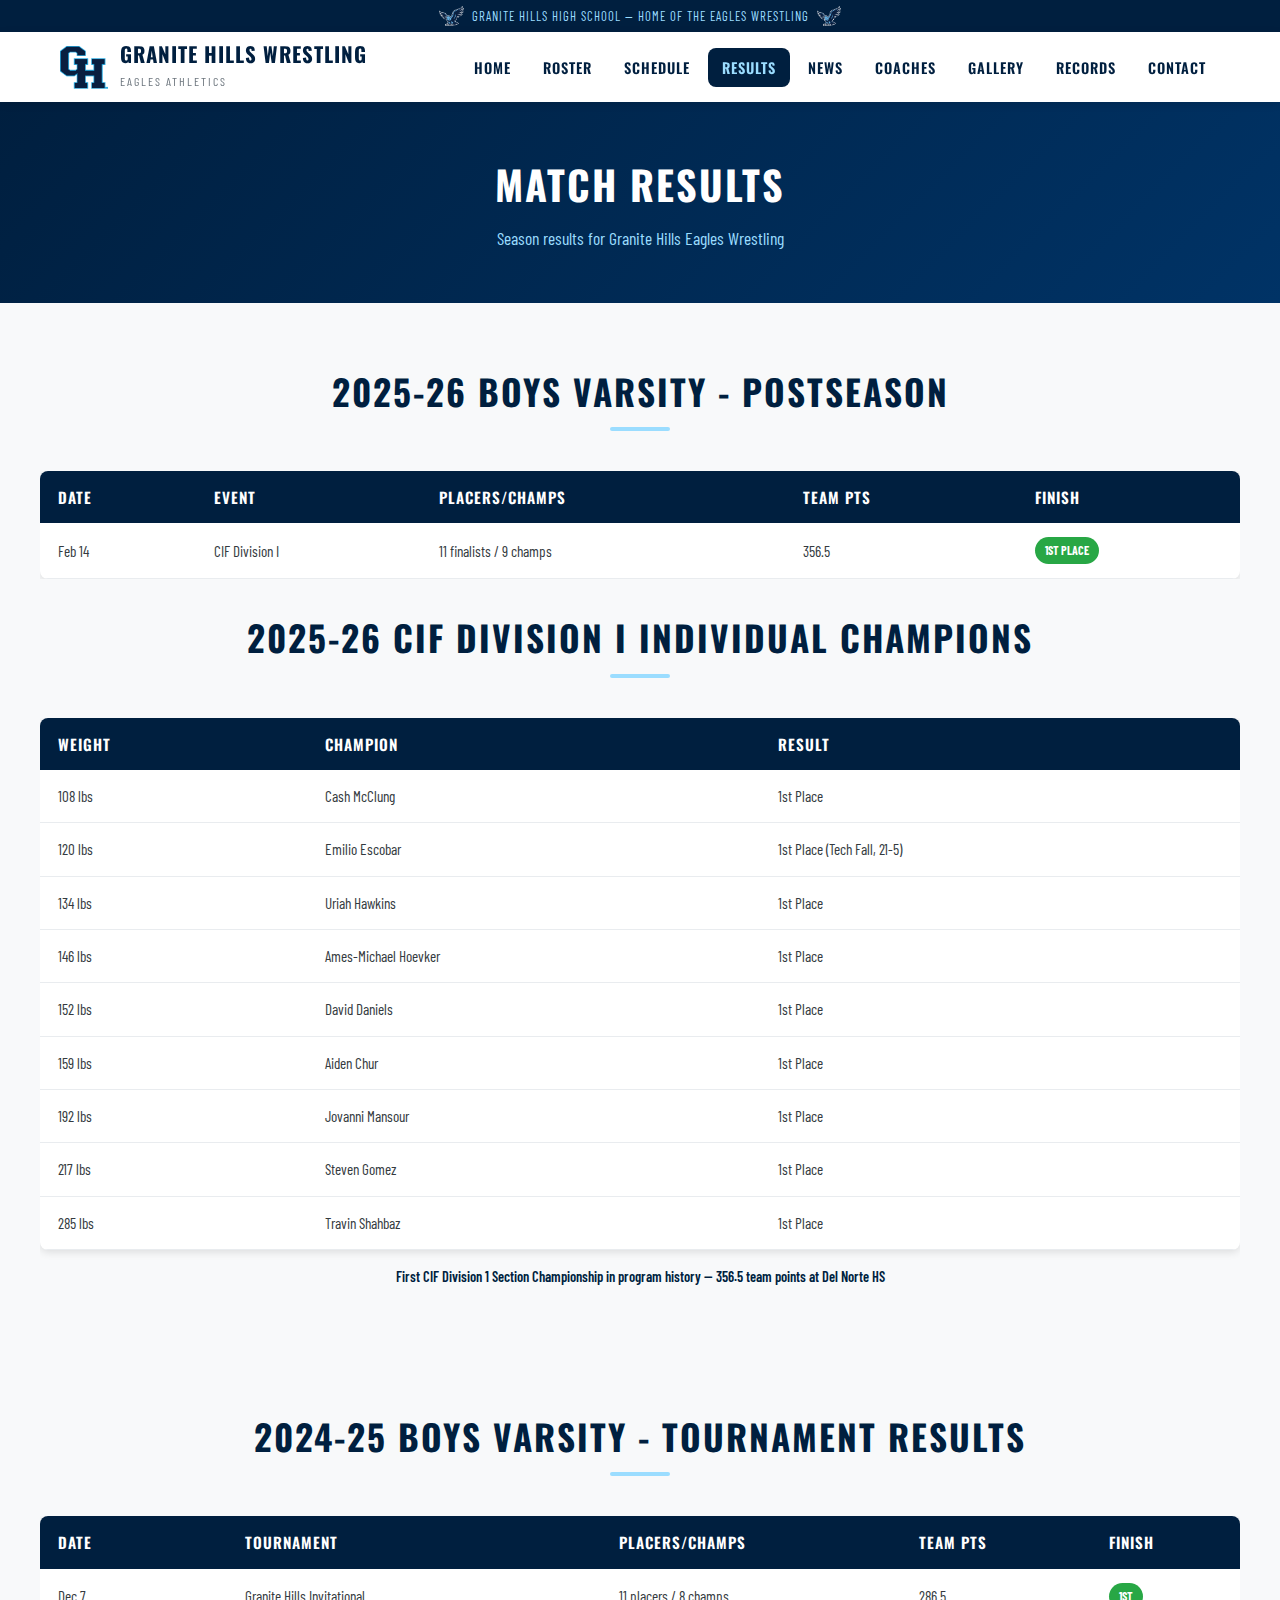
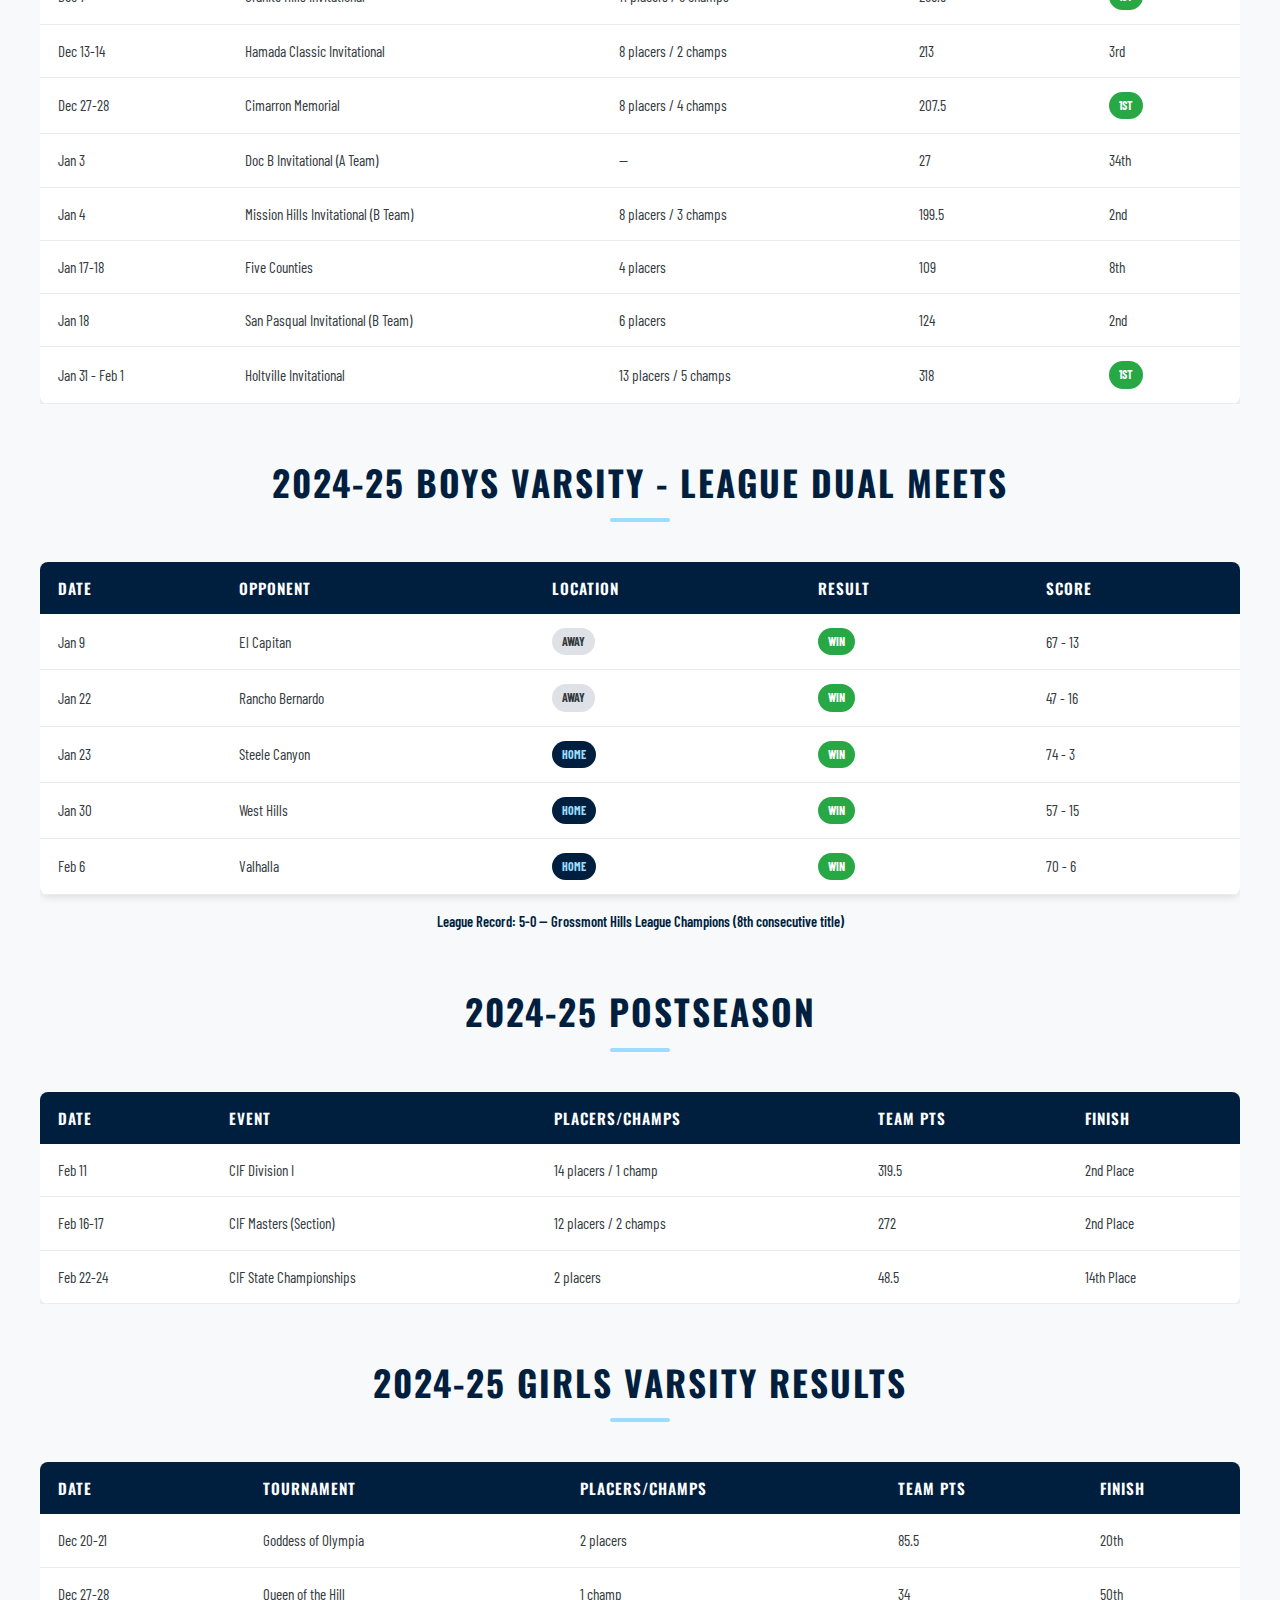
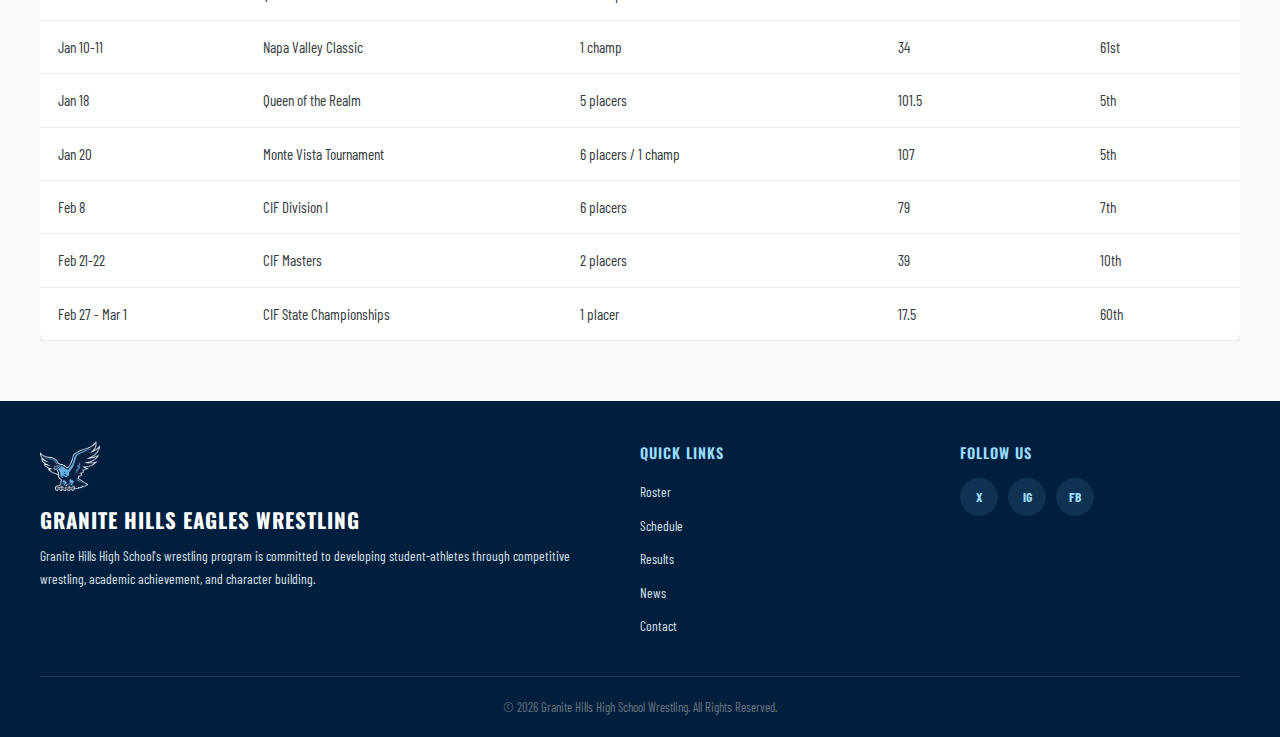
<file: results.html>
<!DOCTYPE html>
<html lang="en">
<head>
  <meta charset="UTF-8">
  <meta name="viewport" content="width=device-width, initial-scale=1.0">
  <title>Results - Granite Hills Wrestling</title>
  <link rel="stylesheet" href="css/style.css">
  <link rel="icon" type="image/png" href="images/Eagle head   new 2023.png">
</head>
<body>

  <div class="top-bar"><img src="images/Eagle flying new 2023.png" alt="Eagles"> Granite Hills High School &mdash; Home of the Eagles Wrestling <img src="images/Eagle flying new 2023.png" alt="Eagles"></div>

  <header class="site-header">
    <div class="header-inner">
      <a href="index.html" class="logo">
        <div class="logo-icon"><img src="images/gh new.png" alt="GH Logo"></div>
        <div class="logo-text">
          <h1>Granite Hills Wrestling</h1>
          <span>Eagles Athletics</span>
        </div>
      </a>
      <nav class="main-nav" id="mainNav">
        <ul>
          <li><a href="index.html">Home</a></li>
          <li><a href="roster.html">Roster</a></li>
          <li><a href="schedule.html">Schedule</a></li>
          <li><a href="results.html" class="active">Results</a></li>
          <li><a href="news.html">News</a></li>
          <li><a href="coaches.html">Coaches</a></li>
          <li><a href="gallery.html">Gallery</a></li>
          <li><a href="records.html">Records</a></li>
          <li><a href="contact.html">Contact</a></li>
        </ul>
      </nav>
      <button class="hamburger" id="hamburger" aria-label="Toggle navigation">
        <span></span><span></span><span></span>
      </button>
    </div>
  </header>

  <section class="page-banner">
    <h2>Match Results</h2>
    <p>Season results for Granite Hills Eagles Wrestling</p>
  </section>

  <!-- 2025-26 Season Postseason -->
  <section class="section">
    <div class="container">
      <div class="section-header">
        <h2>2025-26 Boys Varsity - Postseason</h2>
        <div class="accent-line"></div>
      </div>
      <div style="overflow-x: auto;">
        <table class="schedule-table">
          <thead>
            <tr>
              <th>Date</th>
              <th>Event</th>
              <th>Placers/Champs</th>
              <th>Team Pts</th>
              <th>Finish</th>
            </tr>
          </thead>
          <tbody>
            <tr>
              <td>Feb 14</td>
              <td>CIF Division I</td>
              <td>11 finalists / 9 champs</td>
              <td>356.5</td>
              <td><span class="badge badge-win">1st Place</span></td>
            </tr>
          </tbody>
        </table>
      </div>

      <div class="section-header" style="margin-top:30px;">
        <h2>2025-26 CIF Division I Individual Champions</h2>
        <div class="accent-line"></div>
      </div>
      <div style="overflow-x: auto;">
        <table class="schedule-table">
          <thead>
            <tr>
              <th>Weight</th>
              <th>Champion</th>
              <th>Result</th>
            </tr>
          </thead>
          <tbody>
            <tr><td>108 lbs</td><td>Cash McClung</td><td>1st Place</td></tr>
            <tr><td>120 lbs</td><td>Emilio Escobar</td><td>1st Place (Tech Fall, 21-5)</td></tr>
            <tr><td>134 lbs</td><td>Uriah Hawkins</td><td>1st Place</td></tr>
            <tr><td>146 lbs</td><td>Ames-Michael Hoevker</td><td>1st Place</td></tr>
            <tr><td>152 lbs</td><td>David Daniels</td><td>1st Place</td></tr>
            <tr><td>159 lbs</td><td>Aiden Chur</td><td>1st Place</td></tr>
            <tr><td>192 lbs</td><td>Jovanni Mansour</td><td>1st Place</td></tr>
            <tr><td>217 lbs</td><td>Steven Gomez</td><td>1st Place</td></tr>
            <tr><td>285 lbs</td><td>Travin Shahbaz</td><td>1st Place</td></tr>
          </tbody>
        </table>
        <p style="text-align:center; margin-top:15px; font-size:0.9rem; color:var(--navy); font-weight:600;">First CIF Division 1 Section Championship in program history &mdash; 356.5 team points at Del Norte HS</p>
      </div>
    </div>
  </section>

  <!-- 2024-25 Season Results -->
  <section class="section">
    <div class="container">
      <div class="section-header">
        <h2>2024-25 Boys Varsity - Tournament Results</h2>
        <div class="accent-line"></div>
      </div>
      <div style="overflow-x: auto;">
        <table class="schedule-table">
          <thead>
            <tr>
              <th>Date</th>
              <th>Tournament</th>
              <th>Placers/Champs</th>
              <th>Team Pts</th>
              <th>Finish</th>
            </tr>
          </thead>
          <tbody>
            <tr>
              <td>Dec 7</td>
              <td>Granite Hills Invitational</td>
              <td>11 placers / 8 champs</td>
              <td>286.5</td>
              <td><span class="badge badge-win">1st</span></td>
            </tr>
            <tr>
              <td>Dec 13-14</td>
              <td>Hamada Classic Invitational</td>
              <td>8 placers / 2 champs</td>
              <td>213</td>
              <td>3rd</td>
            </tr>
            <tr>
              <td>Dec 27-28</td>
              <td>Cimarron Memorial</td>
              <td>8 placers / 4 champs</td>
              <td>207.5</td>
              <td><span class="badge badge-win">1st</span></td>
            </tr>
            <tr>
              <td>Jan 3</td>
              <td>Doc B Invitational (A Team)</td>
              <td>--</td>
              <td>27</td>
              <td>34th</td>
            </tr>
            <tr>
              <td>Jan 4</td>
              <td>Mission Hills Invitational (B Team)</td>
              <td>8 placers / 3 champs</td>
              <td>199.5</td>
              <td>2nd</td>
            </tr>
            <tr>
              <td>Jan 17-18</td>
              <td>Five Counties</td>
              <td>4 placers</td>
              <td>109</td>
              <td>8th</td>
            </tr>
            <tr>
              <td>Jan 18</td>
              <td>San Pasqual Invitational (B Team)</td>
              <td>6 placers</td>
              <td>124</td>
              <td>2nd</td>
            </tr>
            <tr>
              <td>Jan 31 - Feb 1</td>
              <td>Holtville Invitational</td>
              <td>13 placers / 5 champs</td>
              <td>318</td>
              <td><span class="badge badge-win">1st</span></td>
            </tr>
          </tbody>
        </table>
      </div>

      <!-- Dual Meet Results -->
      <div class="section-header" style="margin-top:50px;">
        <h2>2024-25 Boys Varsity - League Dual Meets</h2>
        <div class="accent-line"></div>
      </div>
      <div style="overflow-x: auto;">
        <table class="schedule-table">
          <thead>
            <tr>
              <th>Date</th>
              <th>Opponent</th>
              <th>Location</th>
              <th>Result</th>
              <th>Score</th>
            </tr>
          </thead>
          <tbody>
            <tr>
              <td>Jan 9</td>
              <td>El Capitan</td>
              <td><span class="badge badge-away">Away</span></td>
              <td><span class="badge badge-win">Win</span></td>
              <td>67 - 13</td>
            </tr>
            <tr>
              <td>Jan 22</td>
              <td>Rancho Bernardo</td>
              <td><span class="badge badge-away">Away</span></td>
              <td><span class="badge badge-win">Win</span></td>
              <td>47 - 16</td>
            </tr>
            <tr>
              <td>Jan 23</td>
              <td>Steele Canyon</td>
              <td><span class="badge badge-home">Home</span></td>
              <td><span class="badge badge-win">Win</span></td>
              <td>74 - 3</td>
            </tr>
            <tr>
              <td>Jan 30</td>
              <td>West Hills</td>
              <td><span class="badge badge-home">Home</span></td>
              <td><span class="badge badge-win">Win</span></td>
              <td>57 - 15</td>
            </tr>
            <tr>
              <td>Feb 6</td>
              <td>Valhalla</td>
              <td><span class="badge badge-home">Home</span></td>
              <td><span class="badge badge-win">Win</span></td>
              <td>70 - 6</td>
            </tr>
          </tbody>
        </table>
        <p style="text-align:center; margin-top:15px; font-size:0.9rem; color:var(--navy); font-weight:600;">League Record: 5-0 &mdash; Grossmont Hills League Champions (8th consecutive title)</p>
      </div>

      <!-- Postseason -->
      <div class="section-header" style="margin-top:50px;">
        <h2>2024-25 Postseason</h2>
        <div class="accent-line"></div>
      </div>
      <div style="overflow-x: auto;">
        <table class="schedule-table">
          <thead>
            <tr>
              <th>Date</th>
              <th>Event</th>
              <th>Placers/Champs</th>
              <th>Team Pts</th>
              <th>Finish</th>
            </tr>
          </thead>
          <tbody>
            <tr>
              <td>Feb 11</td>
              <td>CIF Division I</td>
              <td>14 placers / 1 champ</td>
              <td>319.5</td>
              <td>2nd Place</td>
            </tr>
            <tr>
              <td>Feb 16-17</td>
              <td>CIF Masters (Section)</td>
              <td>12 placers / 2 champs</td>
              <td>272</td>
              <td>2nd Place</td>
            </tr>
            <tr>
              <td>Feb 22-24</td>
              <td>CIF State Championships</td>
              <td>2 placers</td>
              <td>48.5</td>
              <td>14th Place</td>
            </tr>
          </tbody>
        </table>
      </div>

      <!-- Girls Season -->
      <div class="section-header" style="margin-top:50px;">
        <h2>2024-25 Girls Varsity Results</h2>
        <div class="accent-line"></div>
      </div>
      <div style="overflow-x: auto;">
        <table class="schedule-table">
          <thead>
            <tr>
              <th>Date</th>
              <th>Tournament</th>
              <th>Placers/Champs</th>
              <th>Team Pts</th>
              <th>Finish</th>
            </tr>
          </thead>
          <tbody>
            <tr>
              <td>Dec 20-21</td>
              <td>Goddess of Olympia</td>
              <td>2 placers</td>
              <td>85.5</td>
              <td>20th</td>
            </tr>
            <tr>
              <td>Dec 27-28</td>
              <td>Queen of the Hill</td>
              <td>1 champ</td>
              <td>34</td>
              <td>50th</td>
            </tr>
            <tr>
              <td>Jan 10-11</td>
              <td>Napa Valley Classic</td>
              <td>1 champ</td>
              <td>34</td>
              <td>61st</td>
            </tr>
            <tr>
              <td>Jan 18</td>
              <td>Queen of the Realm</td>
              <td>5 placers</td>
              <td>101.5</td>
              <td>5th</td>
            </tr>
            <tr>
              <td>Jan 20</td>
              <td>Monte Vista Tournament</td>
              <td>6 placers / 1 champ</td>
              <td>107</td>
              <td>5th</td>
            </tr>
            <tr>
              <td>Feb 8</td>
              <td>CIF Division I</td>
              <td>6 placers</td>
              <td>79</td>
              <td>7th</td>
            </tr>
            <tr>
              <td>Feb 21-22</td>
              <td>CIF Masters</td>
              <td>2 placers</td>
              <td>39</td>
              <td>10th</td>
            </tr>
            <tr>
              <td>Feb 27 - Mar 1</td>
              <td>CIF State Championships</td>
              <td>1 placer</td>
              <td>17.5</td>
              <td>60th</td>
            </tr>
          </tbody>
        </table>
      </div>
    </div>
  </section>

  <footer class="site-footer">
    <div class="footer-inner">
      <div class="footer-brand">
        <img src="images/Eagle flying new 2023.png" alt="Eagles Logo" class="footer-eagle">
        <h3>Granite Hills Eagles Wrestling</h3>
        <p>Granite Hills High School's wrestling program is committed to developing student-athletes through competitive wrestling, academic achievement, and character building.</p>
      </div>
      <div class="footer-links">
        <h4>Quick Links</h4>
        <ul>
          <li><a href="roster.html">Roster</a></li>
          <li><a href="schedule.html">Schedule</a></li>
          <li><a href="results.html">Results</a></li>
          <li><a href="news.html">News</a></li>
          <li><a href="contact.html">Contact</a></li>
        </ul>
      </div>
      <div class="footer-social">
        <h4>Follow Us</h4>
        <div class="social-icons">
          <a href="#" class="social-icon" title="Twitter">X</a>
          <a href="#" class="social-icon" title="Instagram">IG</a>
          <a href="#" class="social-icon" title="Facebook">FB</a>
        </div>
      </div>
    </div>
    <div class="footer-bottom">
      <p>&copy; 2026 Granite Hills High School Wrestling. All Rights Reserved.</p>
    </div>
  </footer>

  <script src="js/main.js"></script>
</body>
</html>
</file>
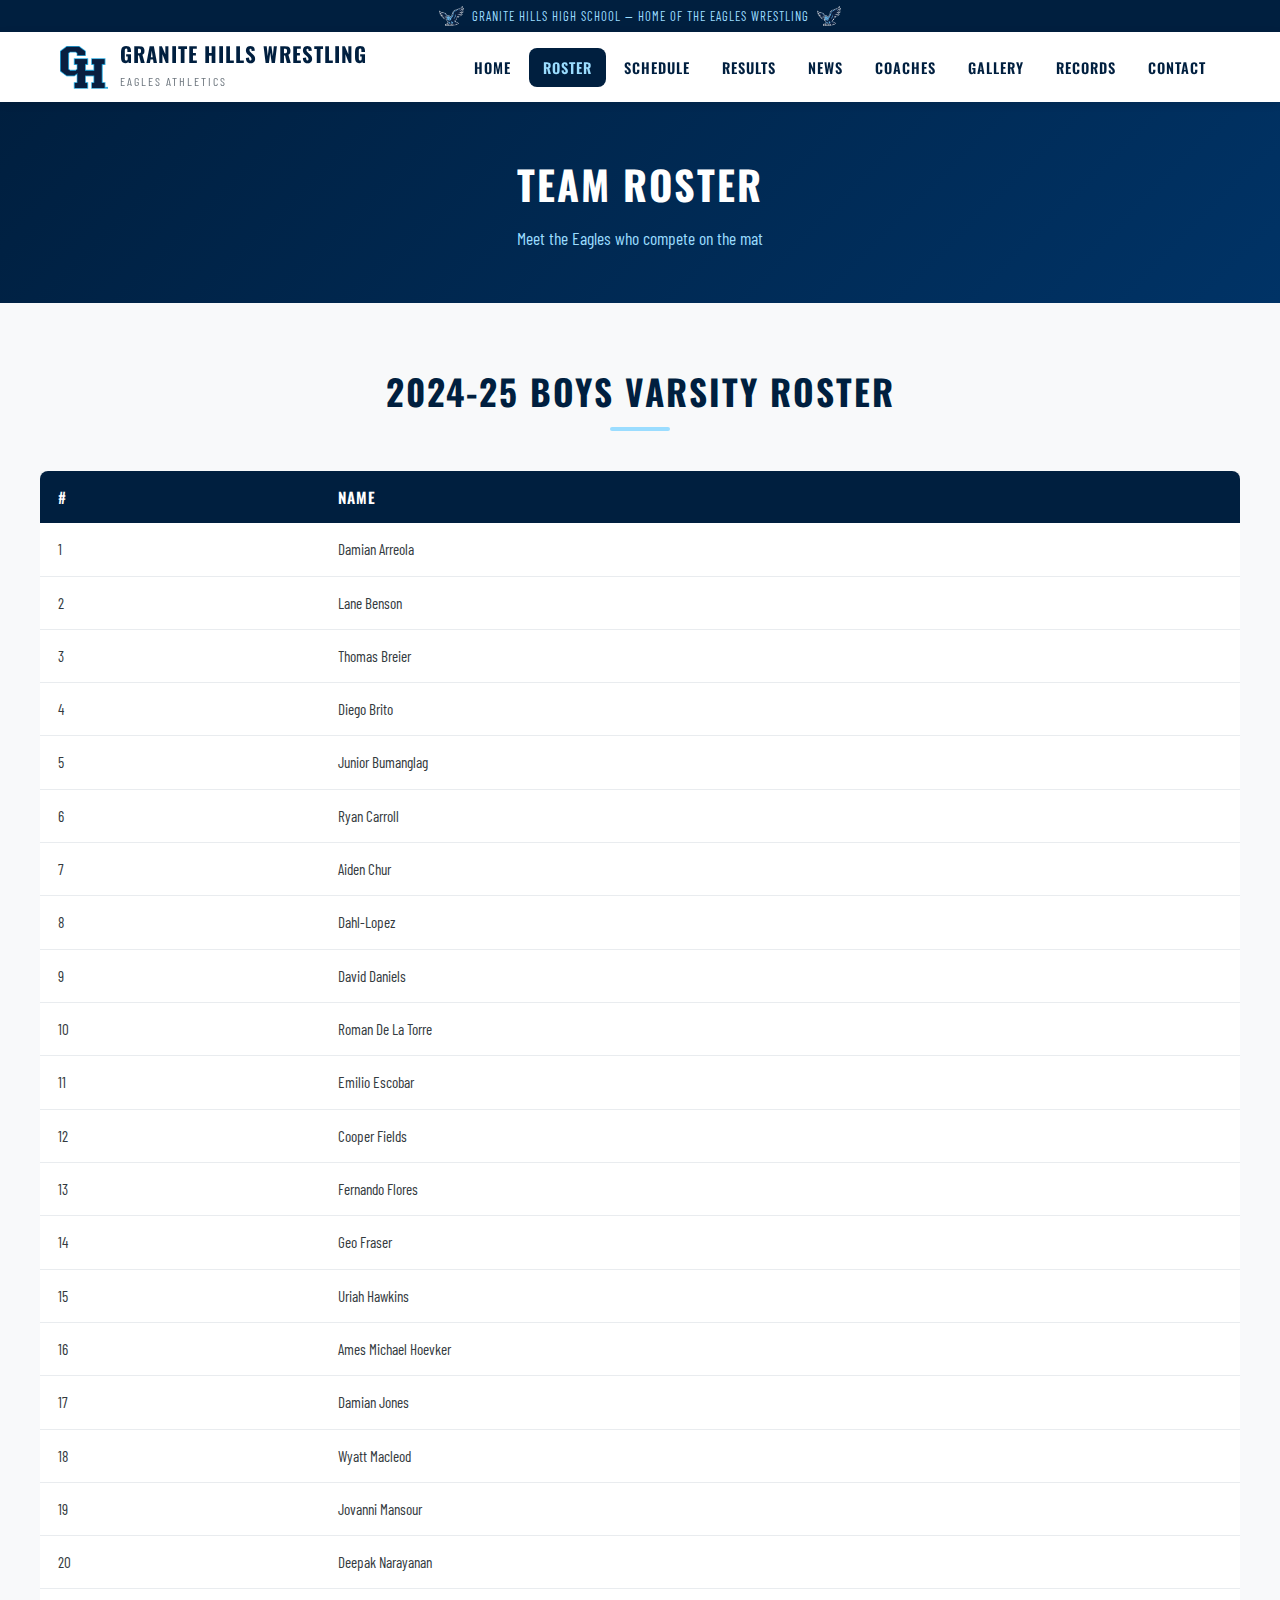
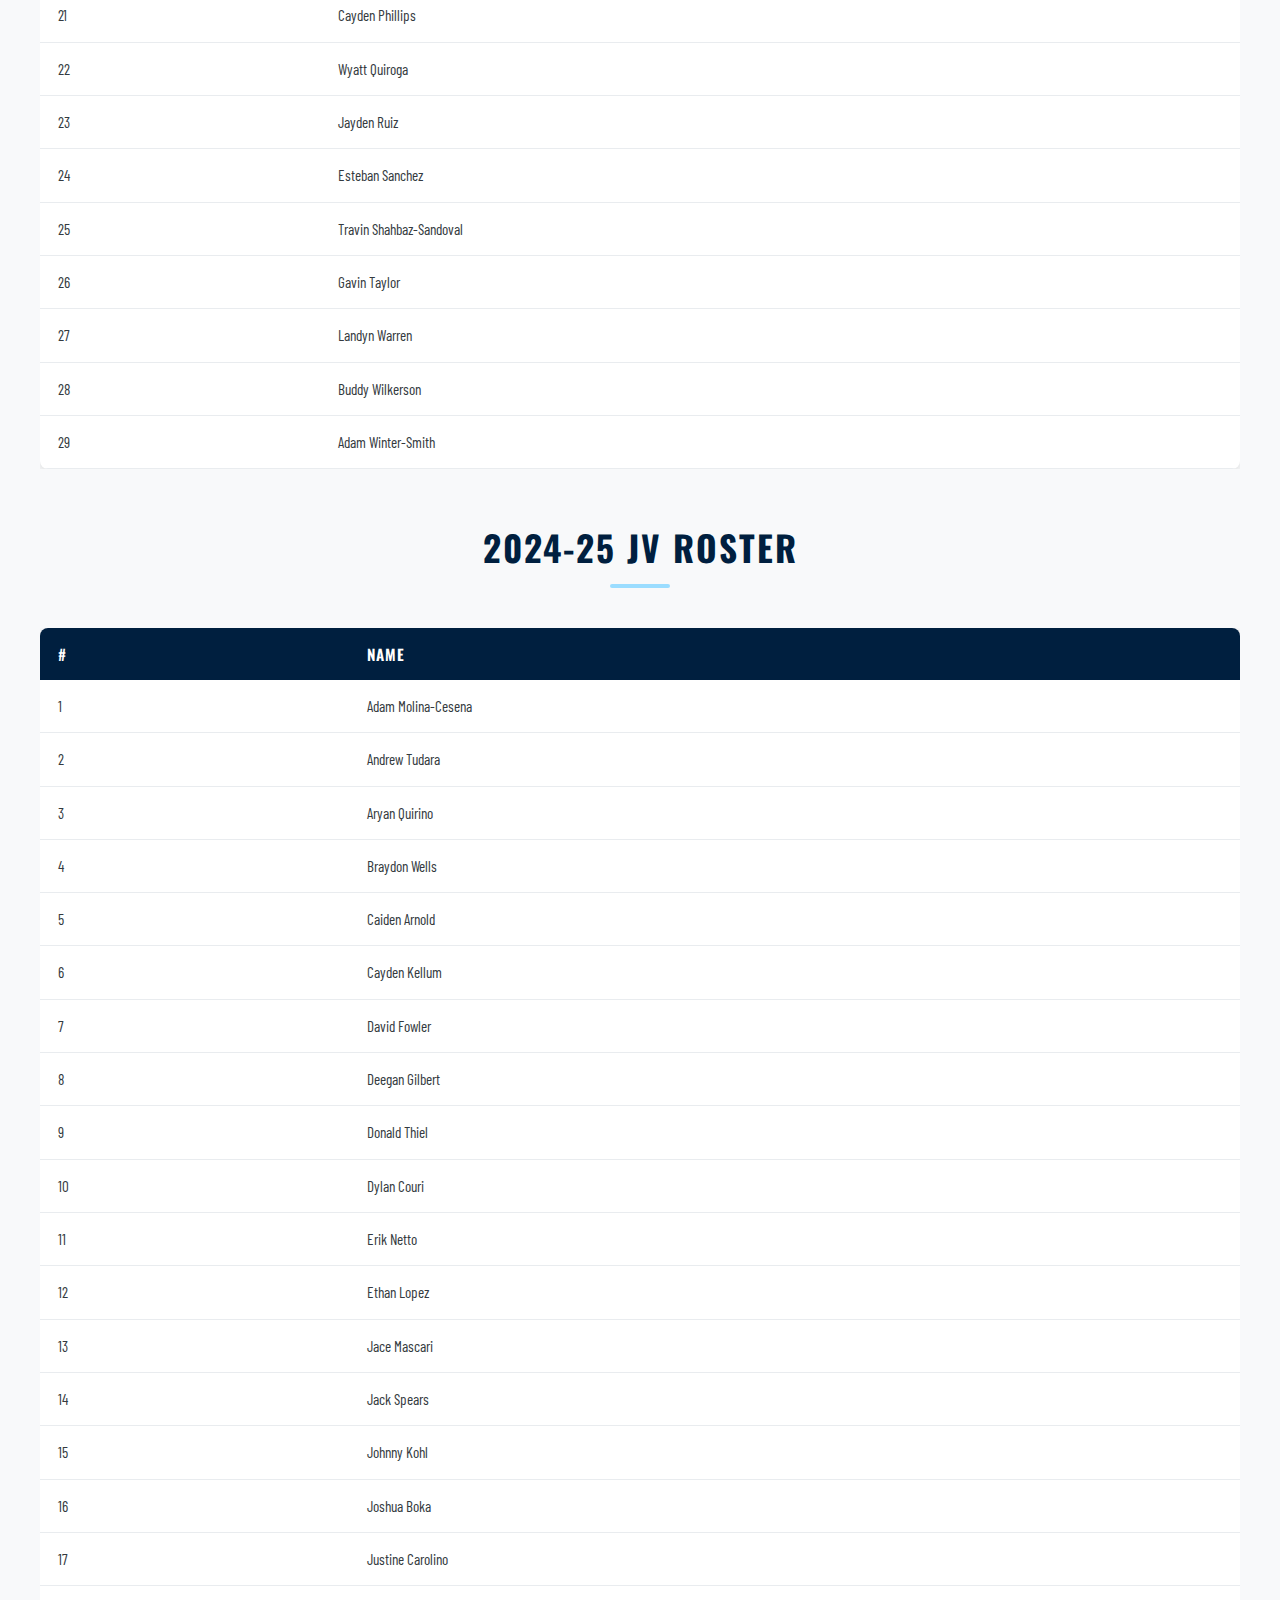
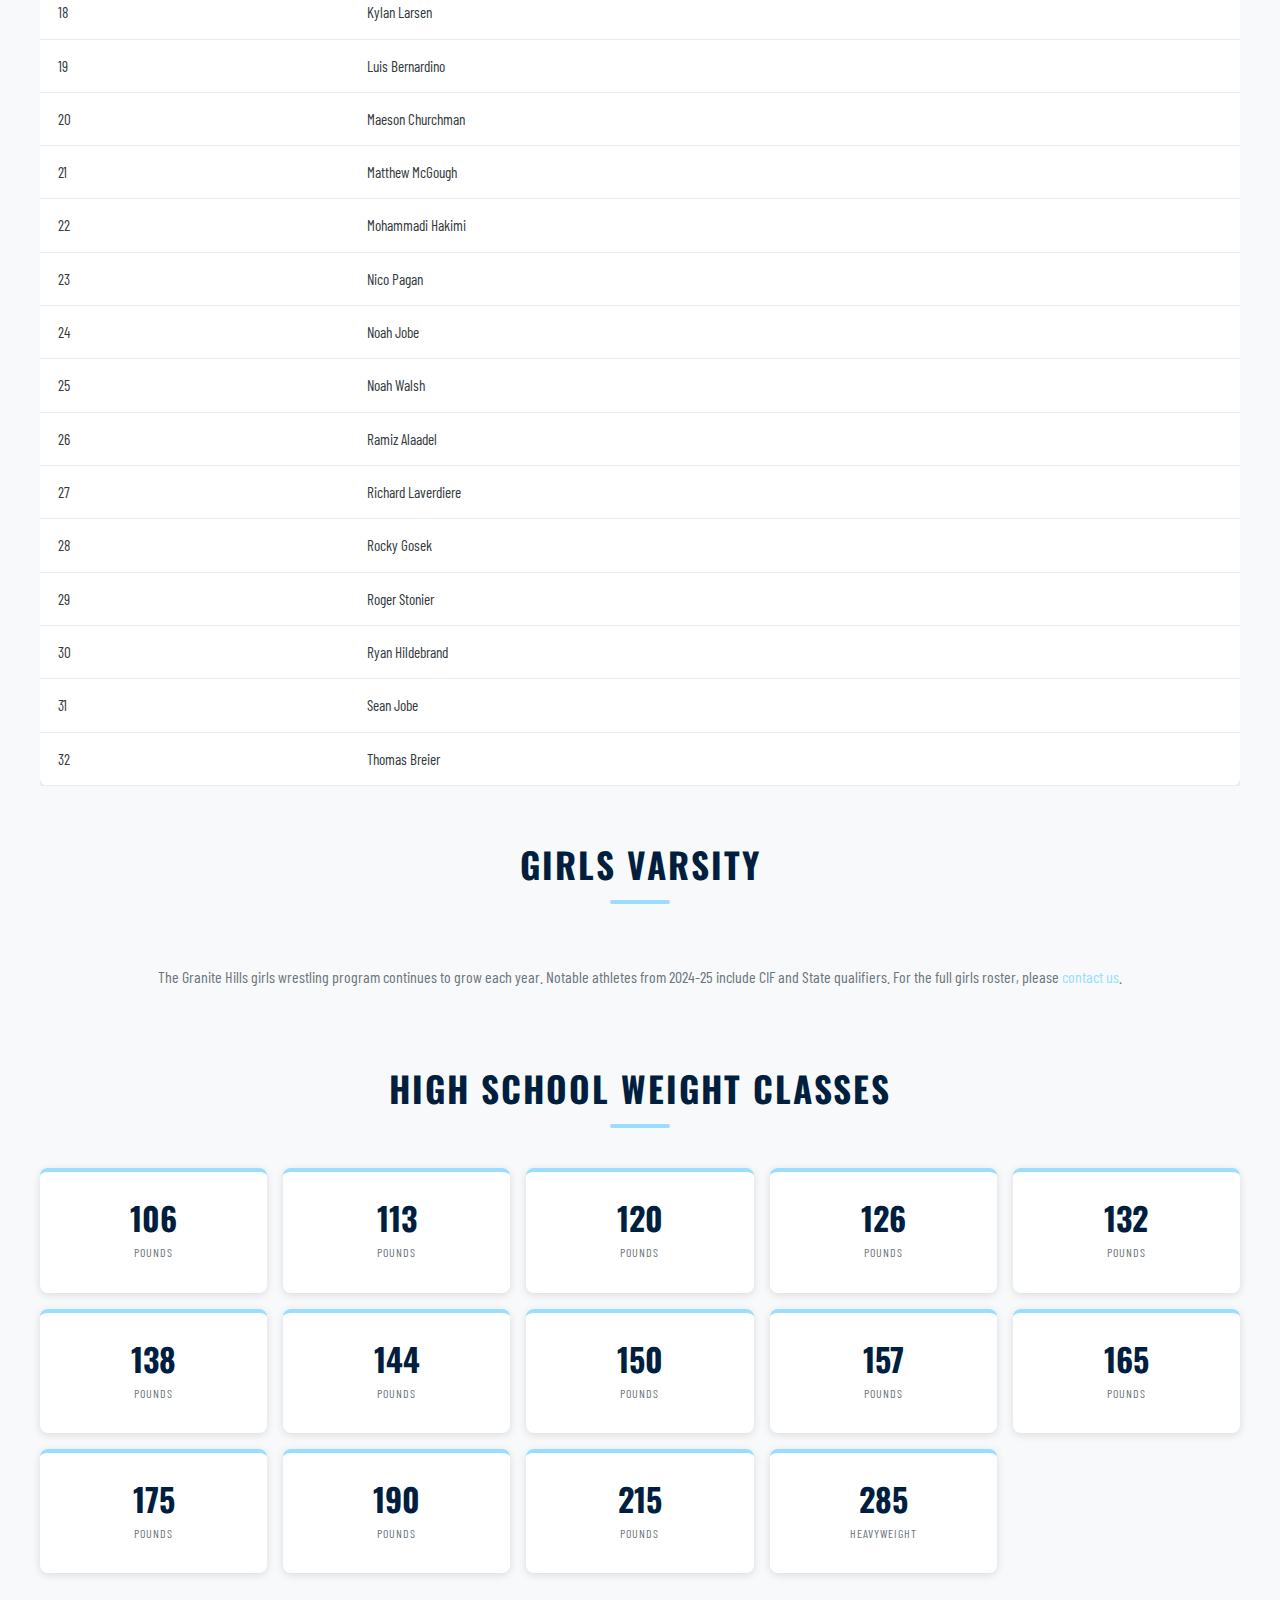
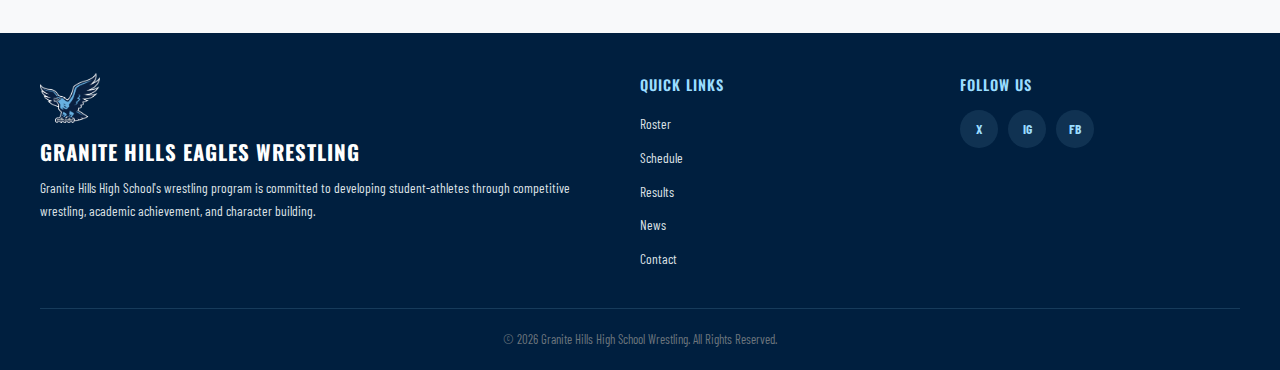
<file: roster.html>
<!DOCTYPE html>
<html lang="en">
<head>
  <meta charset="UTF-8">
  <meta name="viewport" content="width=device-width, initial-scale=1.0">
  <title>Roster - Granite Hills Wrestling</title>
  <link rel="stylesheet" href="css/style.css">
  <link rel="icon" type="image/png" href="images/Eagle head   new 2023.png">
</head>
<body>

  <div class="top-bar"><img src="images/Eagle flying new 2023.png" alt="Eagles"> Granite Hills High School &mdash; Home of the Eagles Wrestling <img src="images/Eagle flying new 2023.png" alt="Eagles"></div>

  <header class="site-header">
    <div class="header-inner">
      <a href="index.html" class="logo">
        <div class="logo-icon"><img src="images/gh new.png" alt="GH Logo"></div>
        <div class="logo-text">
          <h1>Granite Hills Wrestling</h1>
          <span>Eagles Athletics</span>
        </div>
      </a>
      <nav class="main-nav" id="mainNav">
        <ul>
          <li><a href="index.html">Home</a></li>
          <li><a href="roster.html" class="active">Roster</a></li>
          <li><a href="schedule.html">Schedule</a></li>
          <li><a href="results.html">Results</a></li>
          <li><a href="news.html">News</a></li>
          <li><a href="coaches.html">Coaches</a></li>
          <li><a href="gallery.html">Gallery</a></li>
          <li><a href="records.html">Records</a></li>
          <li><a href="contact.html">Contact</a></li>
        </ul>
      </nav>
      <button class="hamburger" id="hamburger" aria-label="Toggle navigation">
        <span></span><span></span><span></span>
      </button>
    </div>
  </header>

  <section class="page-banner">
    <h2>Team Roster</h2>
    <p>Meet the Eagles who compete on the mat</p>
  </section>

  <!-- 2024-25 Varsity Roster -->
  <section class="section">
    <div class="container">
      <div class="section-header">
        <h2>2024-25 Boys Varsity Roster</h2>
        <div class="accent-line"></div>
      </div>
      <div style="overflow-x: auto;">
        <table class="schedule-table">
          <thead>
            <tr>
              <th>#</th>
              <th>Name</th>
            </tr>
          </thead>
          <tbody>
            <tr><td>1</td><td>Damian Arreola</td></tr>
            <tr><td>2</td><td>Lane Benson</td></tr>
            <tr><td>3</td><td>Thomas Breier</td></tr>
            <tr><td>4</td><td>Diego Brito</td></tr>
            <tr><td>5</td><td>Junior Bumanglag</td></tr>
            <tr><td>6</td><td>Ryan Carroll</td></tr>
            <tr><td>7</td><td>Aiden Chur</td></tr>
            <tr><td>8</td><td>Dahl-Lopez</td></tr>
            <tr><td>9</td><td>David Daniels</td></tr>
            <tr><td>10</td><td>Roman De La Torre</td></tr>
            <tr><td>11</td><td>Emilio Escobar</td></tr>
            <tr><td>12</td><td>Cooper Fields</td></tr>
            <tr><td>13</td><td>Fernando Flores</td></tr>
            <tr><td>14</td><td>Geo Fraser</td></tr>
            <tr><td>15</td><td>Uriah Hawkins</td></tr>
            <tr><td>16</td><td>Ames Michael Hoevker</td></tr>
            <tr><td>17</td><td>Damian Jones</td></tr>
            <tr><td>18</td><td>Wyatt Macleod</td></tr>
            <tr><td>19</td><td>Jovanni Mansour</td></tr>
            <tr><td>20</td><td>Deepak Narayanan</td></tr>
            <tr><td>21</td><td>Cayden Phillips</td></tr>
            <tr><td>22</td><td>Wyatt Quiroga</td></tr>
            <tr><td>23</td><td>Jayden Ruiz</td></tr>
            <tr><td>24</td><td>Esteban Sanchez</td></tr>
            <tr><td>25</td><td>Travin Shahbaz-Sandoval</td></tr>
            <tr><td>26</td><td>Gavin Taylor</td></tr>
            <tr><td>27</td><td>Landyn Warren</td></tr>
            <tr><td>28</td><td>Buddy Wilkerson</td></tr>
            <tr><td>29</td><td>Adam Winter-Smith</td></tr>
          </tbody>
        </table>
      </div>

      <!-- JV Roster -->
      <div class="section-header" style="margin-top:50px;">
        <h2>2024-25 JV Roster</h2>
        <div class="accent-line"></div>
      </div>
      <div style="overflow-x: auto;">
        <table class="schedule-table">
          <thead>
            <tr>
              <th>#</th>
              <th>Name</th>
            </tr>
          </thead>
          <tbody>
            <tr><td>1</td><td>Adam Molina-Cesena</td></tr>
            <tr><td>2</td><td>Andrew Tudara</td></tr>
            <tr><td>3</td><td>Aryan Quirino</td></tr>
            <tr><td>4</td><td>Braydon Wells</td></tr>
            <tr><td>5</td><td>Caiden Arnold</td></tr>
            <tr><td>6</td><td>Cayden Kellum</td></tr>
            <tr><td>7</td><td>David Fowler</td></tr>
            <tr><td>8</td><td>Deegan Gilbert</td></tr>
            <tr><td>9</td><td>Donald Thiel</td></tr>
            <tr><td>10</td><td>Dylan Couri</td></tr>
            <tr><td>11</td><td>Erik Netto</td></tr>
            <tr><td>12</td><td>Ethan Lopez</td></tr>
            <tr><td>13</td><td>Jace Mascari</td></tr>
            <tr><td>14</td><td>Jack Spears</td></tr>
            <tr><td>15</td><td>Johnny Kohl</td></tr>
            <tr><td>16</td><td>Joshua Boka</td></tr>
            <tr><td>17</td><td>Justine Carolino</td></tr>
            <tr><td>18</td><td>Kylan Larsen</td></tr>
            <tr><td>19</td><td>Luis Bernardino</td></tr>
            <tr><td>20</td><td>Maeson Churchman</td></tr>
            <tr><td>21</td><td>Matthew McGough</td></tr>
            <tr><td>22</td><td>Mohammadi Hakimi</td></tr>
            <tr><td>23</td><td>Nico Pagan</td></tr>
            <tr><td>24</td><td>Noah Jobe</td></tr>
            <tr><td>25</td><td>Noah Walsh</td></tr>
            <tr><td>26</td><td>Ramiz Alaadel</td></tr>
            <tr><td>27</td><td>Richard Laverdiere</td></tr>
            <tr><td>28</td><td>Rocky Gosek</td></tr>
            <tr><td>29</td><td>Roger Stonier</td></tr>
            <tr><td>30</td><td>Ryan Hildebrand</td></tr>
            <tr><td>31</td><td>Sean Jobe</td></tr>
            <tr><td>32</td><td>Thomas Breier</td></tr>
          </tbody>
        </table>
      </div>

      <!-- Girls Roster Note -->
      <div class="section-header" style="margin-top:50px;">
        <h2>Girls Varsity</h2>
        <div class="accent-line"></div>
      </div>
      <div style="text-align:center; padding:20px;">
        <p style="color:#6c757d;">The Granite Hills girls wrestling program continues to grow each year. Notable athletes from 2024-25 include CIF and State qualifiers. For the full girls roster, please <a href="contact.html" style="color:var(--columbia);">contact us</a>.</p>
      </div>

      <!-- Weight Classes Reference -->
      <div class="section-header" style="margin-top:50px;">
        <h2>High School Weight Classes</h2>
        <div class="accent-line"></div>
      </div>
      <div class="weight-class-grid">
        <div class="weight-card">
          <div class="weight">106</div>
          <div class="weight-label">Pounds</div>
        </div>
        <div class="weight-card">
          <div class="weight">113</div>
          <div class="weight-label">Pounds</div>
        </div>
        <div class="weight-card">
          <div class="weight">120</div>
          <div class="weight-label">Pounds</div>
        </div>
        <div class="weight-card">
          <div class="weight">126</div>
          <div class="weight-label">Pounds</div>
        </div>
        <div class="weight-card">
          <div class="weight">132</div>
          <div class="weight-label">Pounds</div>
        </div>
        <div class="weight-card">
          <div class="weight">138</div>
          <div class="weight-label">Pounds</div>
        </div>
        <div class="weight-card">
          <div class="weight">144</div>
          <div class="weight-label">Pounds</div>
        </div>
        <div class="weight-card">
          <div class="weight">150</div>
          <div class="weight-label">Pounds</div>
        </div>
        <div class="weight-card">
          <div class="weight">157</div>
          <div class="weight-label">Pounds</div>
        </div>
        <div class="weight-card">
          <div class="weight">165</div>
          <div class="weight-label">Pounds</div>
        </div>
        <div class="weight-card">
          <div class="weight">175</div>
          <div class="weight-label">Pounds</div>
        </div>
        <div class="weight-card">
          <div class="weight">190</div>
          <div class="weight-label">Pounds</div>
        </div>
        <div class="weight-card">
          <div class="weight">215</div>
          <div class="weight-label">Pounds</div>
        </div>
        <div class="weight-card">
          <div class="weight">285</div>
          <div class="weight-label">Heavyweight</div>
        </div>
      </div>
    </div>
  </section>

  <footer class="site-footer">
    <div class="footer-inner">
      <div class="footer-brand">
        <img src="images/Eagle flying new 2023.png" alt="Eagles Logo" class="footer-eagle">
        <h3>Granite Hills Eagles Wrestling</h3>
        <p>Granite Hills High School's wrestling program is committed to developing student-athletes through competitive wrestling, academic achievement, and character building.</p>
      </div>
      <div class="footer-links">
        <h4>Quick Links</h4>
        <ul>
          <li><a href="roster.html">Roster</a></li>
          <li><a href="schedule.html">Schedule</a></li>
          <li><a href="results.html">Results</a></li>
          <li><a href="news.html">News</a></li>
          <li><a href="contact.html">Contact</a></li>
        </ul>
      </div>
      <div class="footer-social">
        <h4>Follow Us</h4>
        <div class="social-icons">
          <a href="#" class="social-icon" title="Twitter">X</a>
          <a href="#" class="social-icon" title="Instagram">IG</a>
          <a href="#" class="social-icon" title="Facebook">FB</a>
        </div>
      </div>
    </div>
    <div class="footer-bottom">
      <p>&copy; 2026 Granite Hills High School Wrestling. All Rights Reserved.</p>
    </div>
  </footer>

  <script src="js/main.js"></script>
</body>
</html>
</file>
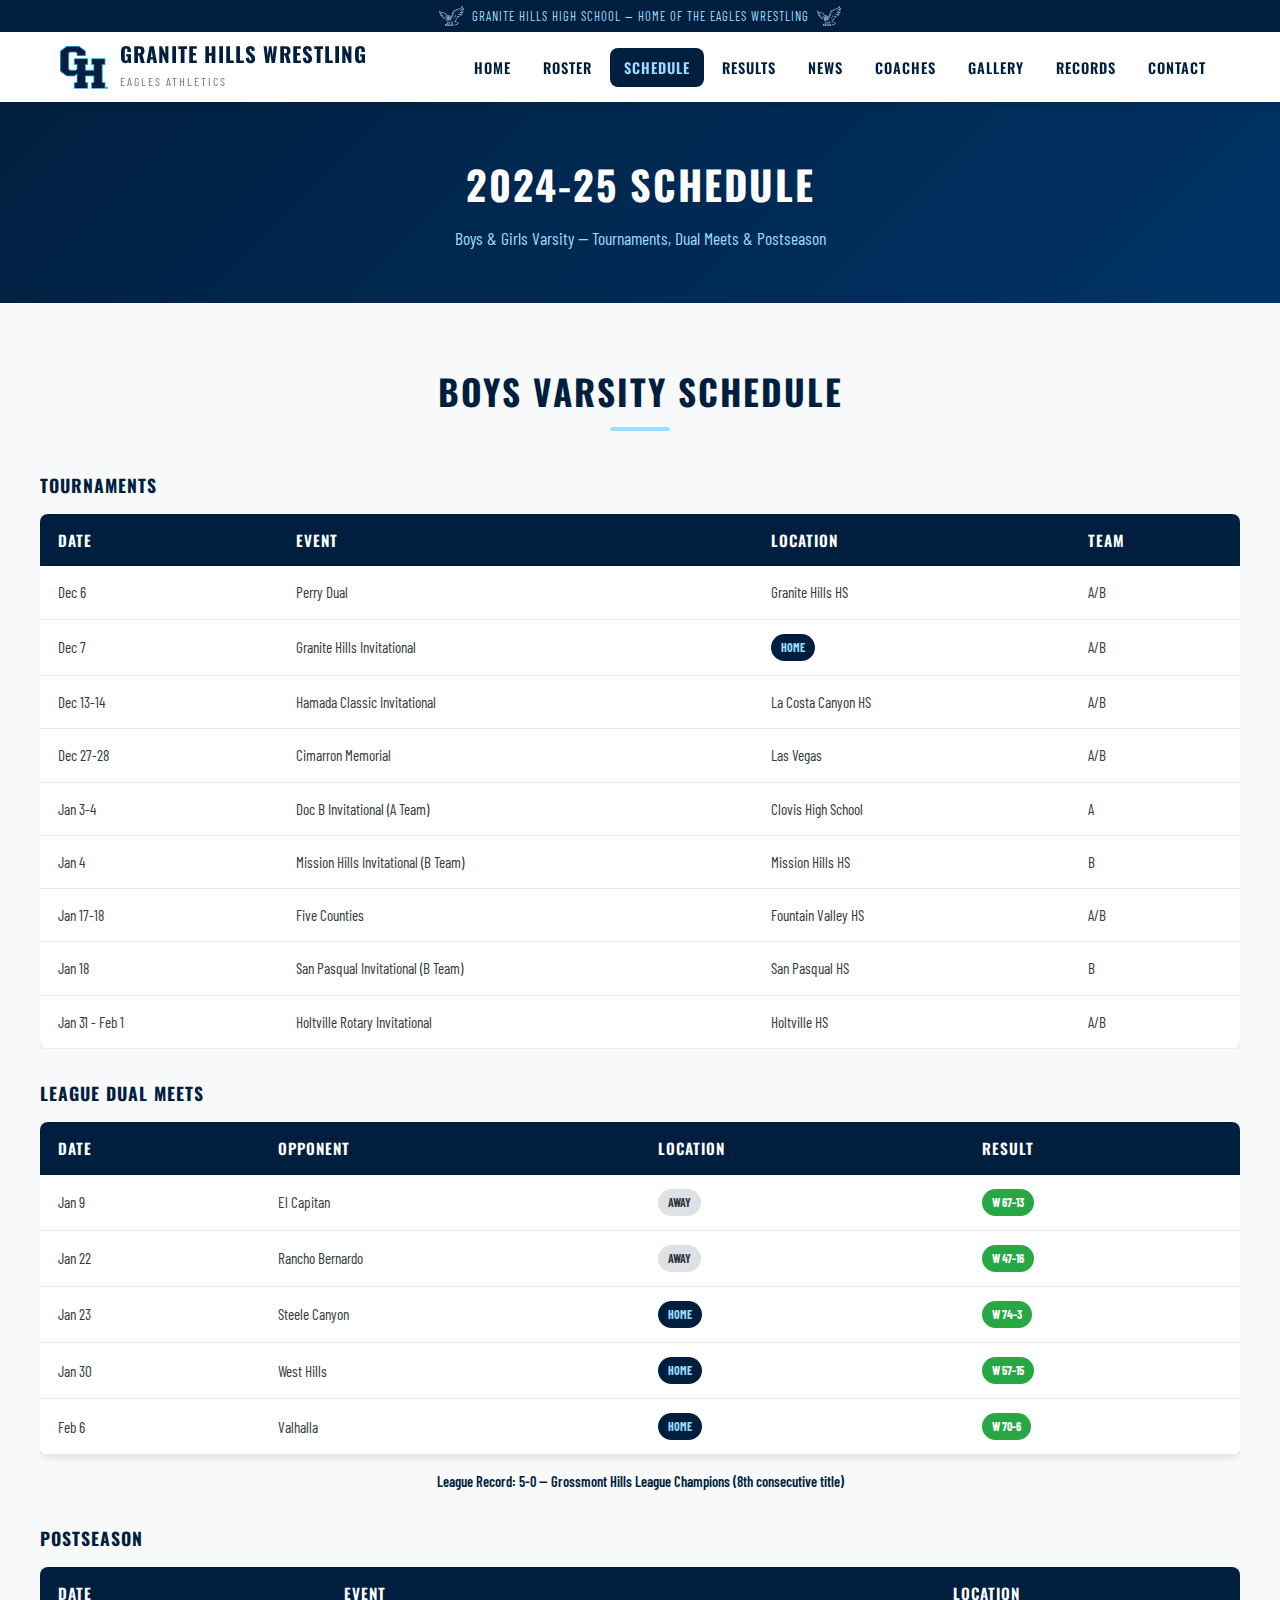
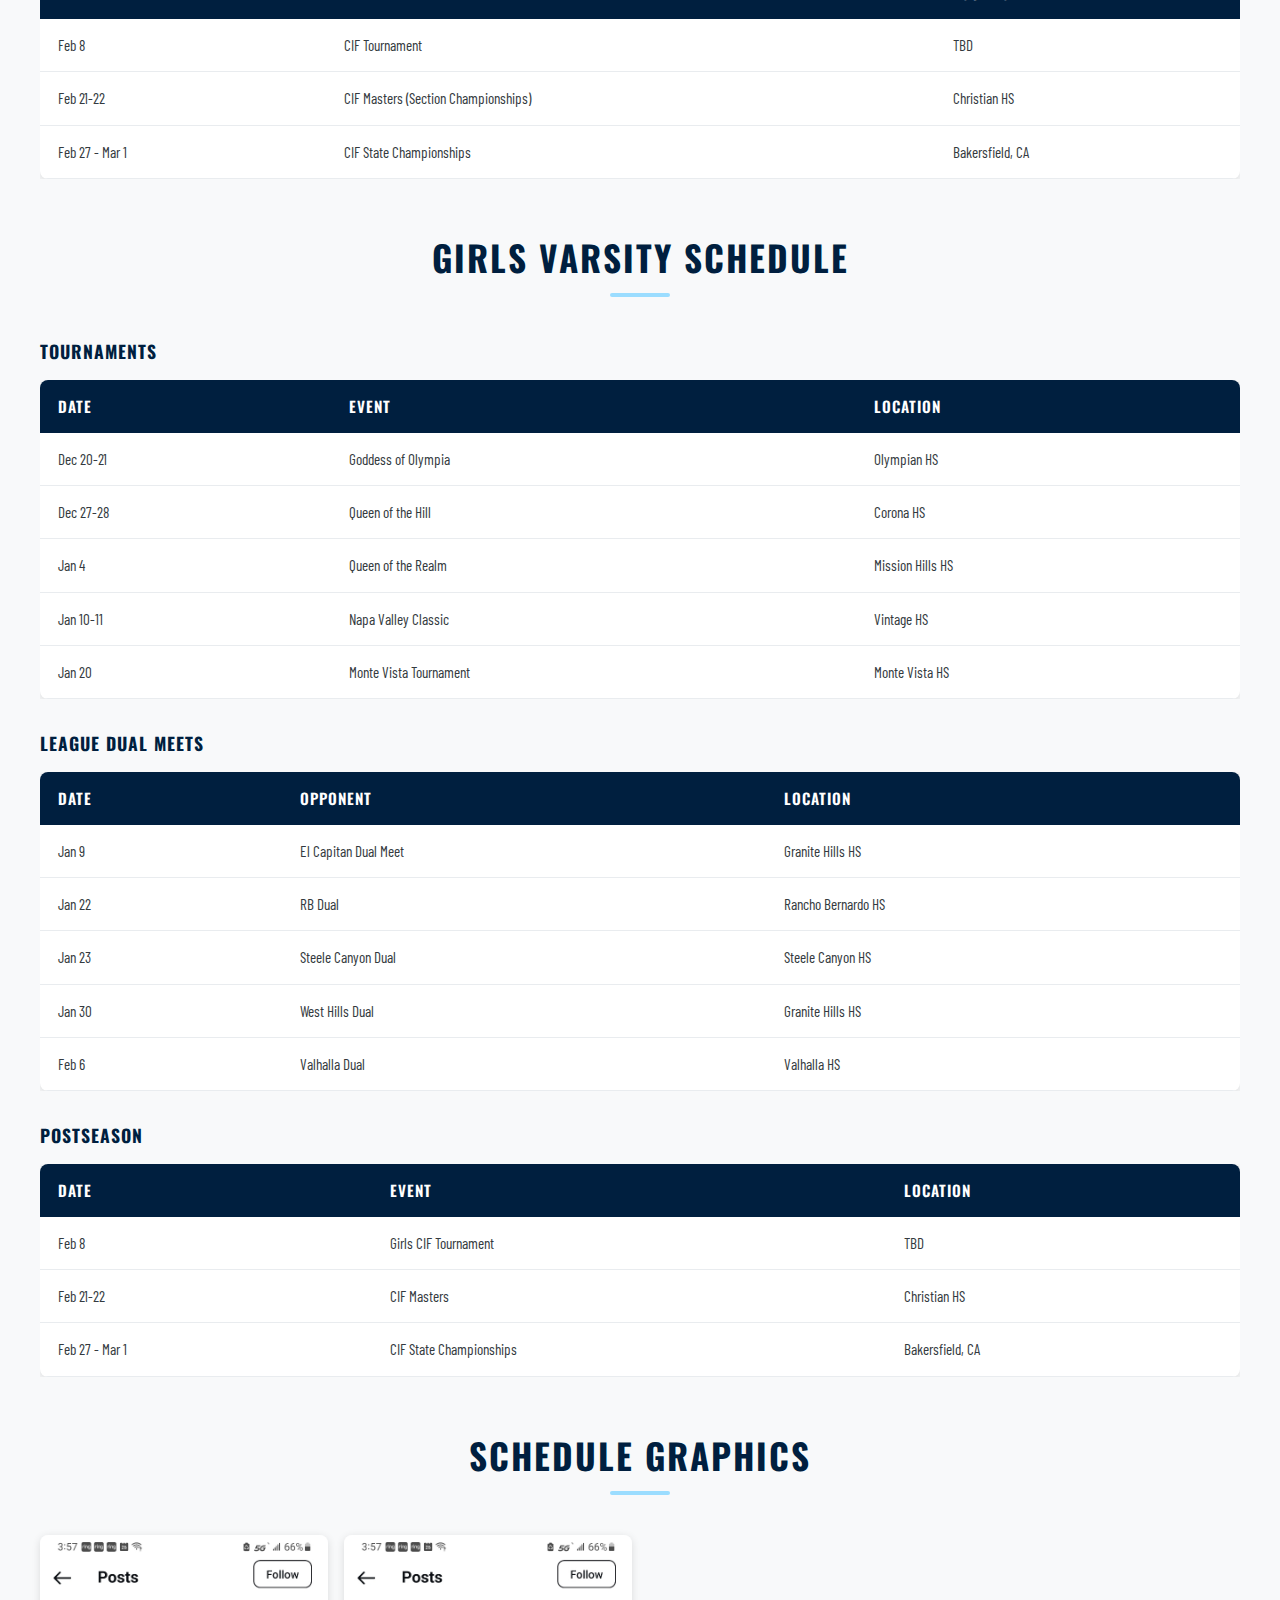
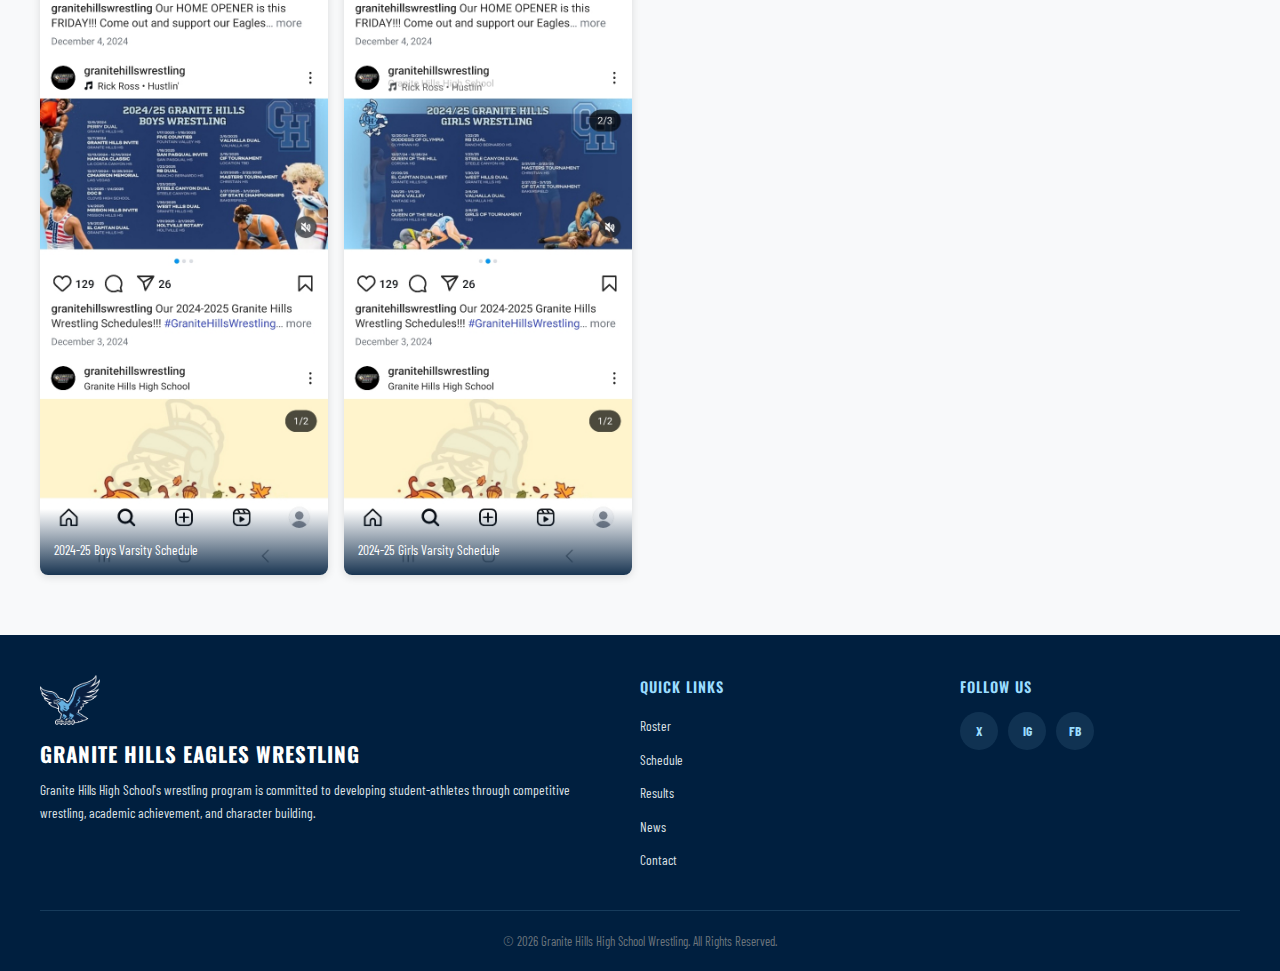
<file: schedule.html>
<!DOCTYPE html>
<html lang="en">
<head>
  <meta charset="UTF-8">
  <meta name="viewport" content="width=device-width, initial-scale=1.0">
  <title>Schedule - Granite Hills Wrestling</title>
  <link rel="stylesheet" href="css/style.css">
  <link rel="icon" type="image/png" href="images/Eagle head   new 2023.png">
</head>
<body>

  <div class="top-bar"><img src="images/Eagle flying new 2023.png" alt="Eagles"> Granite Hills High School &mdash; Home of the Eagles Wrestling <img src="images/Eagle flying new 2023.png" alt="Eagles"></div>

  <header class="site-header">
    <div class="header-inner">
      <a href="index.html" class="logo">
        <div class="logo-icon"><img src="images/gh new.png" alt="GH Logo"></div>
        <div class="logo-text">
          <h1>Granite Hills Wrestling</h1>
          <span>Eagles Athletics</span>
        </div>
      </a>
      <nav class="main-nav" id="mainNav">
        <ul>
          <li><a href="index.html">Home</a></li>
          <li><a href="roster.html">Roster</a></li>
          <li><a href="schedule.html" class="active">Schedule</a></li>
          <li><a href="results.html">Results</a></li>
          <li><a href="news.html">News</a></li>
          <li><a href="coaches.html">Coaches</a></li>
          <li><a href="gallery.html">Gallery</a></li>
          <li><a href="records.html">Records</a></li>
          <li><a href="contact.html">Contact</a></li>
        </ul>
      </nav>
      <button class="hamburger" id="hamburger" aria-label="Toggle navigation">
        <span></span><span></span><span></span>
      </button>
    </div>
  </header>

  <section class="page-banner">
    <h2>2024-25 Schedule</h2>
    <p>Boys &amp; Girls Varsity &mdash; Tournaments, Dual Meets &amp; Postseason</p>
  </section>

  <section class="section">
    <div class="container">

      <!-- Boys Varsity Schedule -->
      <div class="section-header">
        <h2>Boys Varsity Schedule</h2>
        <div class="accent-line"></div>
      </div>

      <h3 style="font-family:var(--font-heading); color:var(--navy); text-transform:uppercase; letter-spacing:1px; margin-bottom:15px; font-size:1.1rem;">Tournaments</h3>
      <div style="overflow-x: auto; margin-bottom:30px;">
        <table class="schedule-table">
          <thead>
            <tr>
              <th>Date</th>
              <th>Event</th>
              <th>Location</th>
              <th>Team</th>
            </tr>
          </thead>
          <tbody>
            <tr>
              <td>Dec 6</td>
              <td>Perry Dual</td>
              <td>Granite Hills HS</td>
              <td>A/B</td>
            </tr>
            <tr>
              <td>Dec 7</td>
              <td>Granite Hills Invitational</td>
              <td><span class="badge badge-home">Home</span></td>
              <td>A/B</td>
            </tr>
            <tr>
              <td>Dec 13-14</td>
              <td>Hamada Classic Invitational</td>
              <td>La Costa Canyon HS</td>
              <td>A/B</td>
            </tr>
            <tr>
              <td>Dec 27-28</td>
              <td>Cimarron Memorial</td>
              <td>Las Vegas</td>
              <td>A/B</td>
            </tr>
            <tr>
              <td>Jan 3-4</td>
              <td>Doc B Invitational (A Team)</td>
              <td>Clovis High School</td>
              <td>A</td>
            </tr>
            <tr>
              <td>Jan 4</td>
              <td>Mission Hills Invitational (B Team)</td>
              <td>Mission Hills HS</td>
              <td>B</td>
            </tr>
            <tr>
              <td>Jan 17-18</td>
              <td>Five Counties</td>
              <td>Fountain Valley HS</td>
              <td>A/B</td>
            </tr>
            <tr>
              <td>Jan 18</td>
              <td>San Pasqual Invitational (B Team)</td>
              <td>San Pasqual HS</td>
              <td>B</td>
            </tr>
            <tr>
              <td>Jan 31 - Feb 1</td>
              <td>Holtville Rotary Invitational</td>
              <td>Holtville HS</td>
              <td>A/B</td>
            </tr>
          </tbody>
        </table>
      </div>

      <h3 style="font-family:var(--font-heading); color:var(--navy); text-transform:uppercase; letter-spacing:1px; margin-bottom:15px; font-size:1.1rem;">League Dual Meets</h3>
      <div style="overflow-x: auto; margin-bottom:30px;">
        <table class="schedule-table">
          <thead>
            <tr>
              <th>Date</th>
              <th>Opponent</th>
              <th>Location</th>
              <th>Result</th>
            </tr>
          </thead>
          <tbody>
            <tr>
              <td>Jan 9</td>
              <td>El Capitan</td>
              <td><span class="badge badge-away">Away</span></td>
              <td><span class="badge badge-win">W 67-13</span></td>
            </tr>
            <tr>
              <td>Jan 22</td>
              <td>Rancho Bernardo</td>
              <td><span class="badge badge-away">Away</span></td>
              <td><span class="badge badge-win">W 47-16</span></td>
            </tr>
            <tr>
              <td>Jan 23</td>
              <td>Steele Canyon</td>
              <td><span class="badge badge-home">Home</span></td>
              <td><span class="badge badge-win">W 74-3</span></td>
            </tr>
            <tr>
              <td>Jan 30</td>
              <td>West Hills</td>
              <td><span class="badge badge-home">Home</span></td>
              <td><span class="badge badge-win">W 57-15</span></td>
            </tr>
            <tr>
              <td>Feb 6</td>
              <td>Valhalla</td>
              <td><span class="badge badge-home">Home</span></td>
              <td><span class="badge badge-win">W 70-6</span></td>
            </tr>
          </tbody>
        </table>
        <p style="text-align:center; margin-top:15px; font-size:0.9rem; color:var(--navy); font-weight:600;">League Record: 5-0 &mdash; Grossmont Hills League Champions (8th consecutive title)</p>
      </div>

      <h3 style="font-family:var(--font-heading); color:var(--navy); text-transform:uppercase; letter-spacing:1px; margin-bottom:15px; font-size:1.1rem;">Postseason</h3>
      <div style="overflow-x: auto; margin-bottom:40px;">
        <table class="schedule-table">
          <thead>
            <tr>
              <th>Date</th>
              <th>Event</th>
              <th>Location</th>
            </tr>
          </thead>
          <tbody>
            <tr>
              <td>Feb 8</td>
              <td>CIF Tournament</td>
              <td>TBD</td>
            </tr>
            <tr>
              <td>Feb 21-22</td>
              <td>CIF Masters (Section Championships)</td>
              <td>Christian HS</td>
            </tr>
            <tr>
              <td>Feb 27 - Mar 1</td>
              <td>CIF State Championships</td>
              <td>Bakersfield, CA</td>
            </tr>
          </tbody>
        </table>
      </div>

      <!-- Girls Varsity Schedule -->
      <div class="section-header" style="margin-top:50px;">
        <h2>Girls Varsity Schedule</h2>
        <div class="accent-line"></div>
      </div>

      <h3 style="font-family:var(--font-heading); color:var(--navy); text-transform:uppercase; letter-spacing:1px; margin-bottom:15px; font-size:1.1rem;">Tournaments</h3>
      <div style="overflow-x: auto; margin-bottom:30px;">
        <table class="schedule-table">
          <thead>
            <tr>
              <th>Date</th>
              <th>Event</th>
              <th>Location</th>
            </tr>
          </thead>
          <tbody>
            <tr>
              <td>Dec 20-21</td>
              <td>Goddess of Olympia</td>
              <td>Olympian HS</td>
            </tr>
            <tr>
              <td>Dec 27-28</td>
              <td>Queen of the Hill</td>
              <td>Corona HS</td>
            </tr>
            <tr>
              <td>Jan 4</td>
              <td>Queen of the Realm</td>
              <td>Mission Hills HS</td>
            </tr>
            <tr>
              <td>Jan 10-11</td>
              <td>Napa Valley Classic</td>
              <td>Vintage HS</td>
            </tr>
            <tr>
              <td>Jan 20</td>
              <td>Monte Vista Tournament</td>
              <td>Monte Vista HS</td>
            </tr>
          </tbody>
        </table>
      </div>

      <h3 style="font-family:var(--font-heading); color:var(--navy); text-transform:uppercase; letter-spacing:1px; margin-bottom:15px; font-size:1.1rem;">League Dual Meets</h3>
      <div style="overflow-x: auto; margin-bottom:30px;">
        <table class="schedule-table">
          <thead>
            <tr>
              <th>Date</th>
              <th>Opponent</th>
              <th>Location</th>
            </tr>
          </thead>
          <tbody>
            <tr>
              <td>Jan 9</td>
              <td>El Capitan Dual Meet</td>
              <td>Granite Hills HS</td>
            </tr>
            <tr>
              <td>Jan 22</td>
              <td>RB Dual</td>
              <td>Rancho Bernardo HS</td>
            </tr>
            <tr>
              <td>Jan 23</td>
              <td>Steele Canyon Dual</td>
              <td>Steele Canyon HS</td>
            </tr>
            <tr>
              <td>Jan 30</td>
              <td>West Hills Dual</td>
              <td>Granite Hills HS</td>
            </tr>
            <tr>
              <td>Feb 6</td>
              <td>Valhalla Dual</td>
              <td>Valhalla HS</td>
            </tr>
          </tbody>
        </table>
      </div>

      <h3 style="font-family:var(--font-heading); color:var(--navy); text-transform:uppercase; letter-spacing:1px; margin-bottom:15px; font-size:1.1rem;">Postseason</h3>
      <div style="overflow-x: auto;">
        <table class="schedule-table">
          <thead>
            <tr>
              <th>Date</th>
              <th>Event</th>
              <th>Location</th>
            </tr>
          </thead>
          <tbody>
            <tr>
              <td>Feb 8</td>
              <td>Girls CIF Tournament</td>
              <td>TBD</td>
            </tr>
            <tr>
              <td>Feb 21-22</td>
              <td>CIF Masters</td>
              <td>Christian HS</td>
            </tr>
            <tr>
              <td>Feb 27 - Mar 1</td>
              <td>CIF State Championships</td>
              <td>Bakersfield, CA</td>
            </tr>
          </tbody>
        </table>
      </div>

      <!-- Schedule Images -->
      <div class="section-header" style="margin-top:50px;">
        <h2>Schedule Graphics</h2>
        <div class="accent-line"></div>
      </div>
      <div class="gallery-grid">
        <div class="gallery-item">
          <img src="images/boys-schedule.jpeg" alt="2024-25 Boys Varsity Schedule" style="width:100%; height:auto; object-fit:contain;">
          <div class="gallery-caption">2024-25 Boys Varsity Schedule</div>
        </div>
        <div class="gallery-item">
          <img src="images/girls-schedule.jpeg" alt="2024-25 Girls Varsity Schedule" style="width:100%; height:auto; object-fit:contain;">
          <div class="gallery-caption">2024-25 Girls Varsity Schedule</div>
        </div>
      </div>

    </div>
  </section>

  <footer class="site-footer">
    <div class="footer-inner">
      <div class="footer-brand">
        <img src="images/Eagle flying new 2023.png" alt="Eagles Logo" class="footer-eagle">
        <h3>Granite Hills Eagles Wrestling</h3>
        <p>Granite Hills High School's wrestling program is committed to developing student-athletes through competitive wrestling, academic achievement, and character building.</p>
      </div>
      <div class="footer-links">
        <h4>Quick Links</h4>
        <ul>
          <li><a href="roster.html">Roster</a></li>
          <li><a href="schedule.html">Schedule</a></li>
          <li><a href="results.html">Results</a></li>
          <li><a href="news.html">News</a></li>
          <li><a href="contact.html">Contact</a></li>
        </ul>
      </div>
      <div class="footer-social">
        <h4>Follow Us</h4>
        <div class="social-icons">
          <a href="#" class="social-icon" title="Twitter">X</a>
          <a href="#" class="social-icon" title="Instagram">IG</a>
          <a href="#" class="social-icon" title="Facebook">FB</a>
        </div>
      </div>
    </div>
    <div class="footer-bottom">
      <p>&copy; 2026 Granite Hills High School Wrestling. All Rights Reserved.</p>
    </div>
  </footer>

  <script src="js/main.js"></script>
</body>
</html>
</file>
<file: css/style.css>
/* ===== Granite Hills Wrestling - Main Stylesheet ===== */
@import url('https://fonts.googleapis.com/css2?family=Oswald:wght@400;500;600;700&family=Barlow+Condensed:wght@400;500;600;700&display=swap');

/* --- Reset & Base --- */
*, *::before, *::after {
  margin: 0;
  padding: 0;
  box-sizing: border-box;
}

:root {
  --navy: #001f3f;
  --navy-light: #003366;
  --columbia: #9BDDFF;
  --columbia-dark: #6EC8F2;
  --white: #ffffff;
  --gray-50: #f8f9fa;
  --gray-100: #e9ecef;
  --gray-200: #dee2e6;
  --gray-600: #6c757d;
  --gray-800: #343a40;
  --gold: #FFD700;
  --font-main: 'Barlow Condensed', 'Segoe UI', Tahoma, Geneva, Verdana, sans-serif;
  --font-heading: 'Oswald', 'Impact', Arial Narrow, sans-serif;
  --shadow: 0 2px 8px rgba(0, 0, 0, 0.12);
  --shadow-lg: 0 4px 20px rgba(0, 0, 0, 0.15);
  --radius: 8px;
  --transition: all 0.3s ease;
}

html {
  scroll-behavior: smooth;
}

body {
  font-family: var(--font-main);
  color: var(--gray-800);
  line-height: 1.6;
  background: var(--gray-50);
}

a {
  text-decoration: none;
  color: inherit;
}

img {
  max-width: 100%;
  height: auto;
  display: block;
}

ul {
  list-style: none;
}

/* --- Top Bar --- */
.top-bar {
  background: var(--navy);
  color: var(--columbia);
  font-size: 0.8rem;
  padding: 6px 0;
  text-align: center;
  letter-spacing: 1px;
  text-transform: uppercase;
  display: flex;
  align-items: center;
  justify-content: center;
  gap: 8px;
}

.top-bar img {
  height: 20px;
  width: auto;
  display: inline-block;
}

.footer-eagle {
  width: 60px;
  margin-bottom: 12px;
}

/* --- Header / Navbar --- */
.site-header {
  background: var(--white);
  box-shadow: var(--shadow);
  position: sticky;
  top: 0;
  z-index: 1000;
}

.header-inner {
  max-width: 1200px;
  margin: 0 auto;
  display: flex;
  align-items: center;
  justify-content: space-between;
  padding: 0 20px;
  height: 70px;
}

.logo {
  display: flex;
  align-items: center;
  gap: 12px;
}

.logo-icon {
  width: 48px;
  height: 48px;
  display: flex;
  align-items: center;
  justify-content: center;
  flex-shrink: 0;
}

.logo-icon img {
  width: 100%;
  height: 100%;
  object-fit: contain;
}

.logo-text h1 {
  font-family: var(--font-heading);
  font-size: 1.3rem;
  color: var(--navy);
  line-height: 1.2;
  text-transform: uppercase;
  letter-spacing: 1px;
  font-weight: 700;
}

.logo-text span {
  font-size: 0.75rem;
  color: var(--gray-600);
  text-transform: uppercase;
  letter-spacing: 2px;
}

.main-nav ul {
  display: flex;
  gap: 4px;
}

.main-nav a {
  display: block;
  padding: 8px 14px;
  font-family: var(--font-heading);
  font-size: 0.9rem;
  font-weight: 600;
  color: var(--navy);
  border-radius: var(--radius);
  transition: var(--transition);
  text-transform: uppercase;
  letter-spacing: 1px;
}

.main-nav a:hover,
.main-nav a.active {
  background: var(--navy);
  color: var(--columbia);
}

.hamburger {
  display: none;
  flex-direction: column;
  gap: 5px;
  cursor: pointer;
  padding: 5px;
  background: none;
  border: none;
}

.hamburger span {
  display: block;
  width: 26px;
  height: 3px;
  background: var(--navy);
  border-radius: 2px;
  transition: var(--transition);
}

/* --- Hero Section --- */
.hero {
  background: linear-gradient(135deg, var(--navy) 0%, var(--navy-light) 100%);
  color: var(--white);
  text-align: center;
  padding: 80px 20px;
  position: relative;
  overflow: hidden;
}

.hero::before {
  content: '';
  position: absolute;
  top: -50%;
  left: -50%;
  width: 200%;
  height: 200%;
  background: radial-gradient(circle, rgba(155,221,255,0.08) 0%, transparent 60%);
  animation: pulse 8s ease-in-out infinite;
}

@keyframes pulse {
  0%, 100% { transform: scale(1); }
  50% { transform: scale(1.1); }
}

.hero-content {
  position: relative;
  z-index: 1;
  max-width: 800px;
  margin: 0 auto;
}

.hero h2 {
  font-family: var(--font-heading);
  font-size: 3rem;
  margin-bottom: 16px;
  text-shadow: 2px 2px 4px rgba(0,0,0,0.3);
  text-transform: uppercase;
  letter-spacing: 2px;
  font-weight: 700;
}

.hero p {
  font-size: 1.2rem;
  color: var(--columbia);
  margin-bottom: 30px;
}

.hero-buttons {
  display: flex;
  gap: 16px;
  justify-content: center;
  flex-wrap: wrap;
}

/* --- Buttons --- */
.btn {
  display: inline-block;
  padding: 12px 28px;
  font-family: var(--font-heading);
  font-size: 0.95rem;
  font-weight: 700;
  border-radius: var(--radius);
  transition: var(--transition);
  text-transform: uppercase;
  letter-spacing: 1px;
  cursor: pointer;
  border: 2px solid transparent;
}

.btn-primary {
  background: var(--columbia);
  color: var(--navy);
  border-color: var(--columbia);
}

.btn-primary:hover {
  background: var(--columbia-dark);
  border-color: var(--columbia-dark);
  transform: translateY(-2px);
  box-shadow: var(--shadow-lg);
}

.btn-outline {
  background: transparent;
  color: var(--white);
  border-color: var(--white);
}

.btn-outline:hover {
  background: var(--white);
  color: var(--navy);
  transform: translateY(-2px);
}

/* --- Section Styles --- */
.section {
  padding: 60px 20px;
}

.section-dark {
  background: var(--navy);
  color: var(--white);
}

.section-light {
  background: var(--white);
}

.container {
  max-width: 1200px;
  margin: 0 auto;
}

.section-header {
  text-align: center;
  margin-bottom: 40px;
}

.section-header h2 {
  font-family: var(--font-heading);
  font-size: 2.2rem;
  color: var(--navy);
  margin-bottom: 8px;
  text-transform: uppercase;
  letter-spacing: 2px;
  font-weight: 700;
}

.section-dark .section-header h2 {
  color: var(--white);
}

.section-header .accent-line {
  width: 60px;
  height: 4px;
  background: var(--columbia);
  margin: 0 auto;
  border-radius: 2px;
}

/* --- Page Banner --- */
.page-banner {
  background: linear-gradient(135deg, var(--navy) 0%, var(--navy-light) 100%);
  color: var(--white);
  text-align: center;
  padding: 50px 20px;
}

.page-banner h2 {
  font-family: var(--font-heading);
  font-size: 2.5rem;
  margin-bottom: 8px;
  text-transform: uppercase;
  letter-spacing: 2px;
  font-weight: 700;
}

.page-banner p {
  color: var(--columbia);
  font-size: 1.1rem;
}

/* --- Cards --- */
.card-grid {
  display: grid;
  grid-template-columns: repeat(auto-fill, minmax(280px, 1fr));
  gap: 24px;
}

.card {
  background: var(--white);
  border-radius: var(--radius);
  box-shadow: var(--shadow);
  overflow: hidden;
  transition: var(--transition);
}

.card:hover {
  transform: translateY(-4px);
  box-shadow: var(--shadow-lg);
}

.card-img {
  width: 100%;
  height: 200px;
  background: var(--gray-200);
  display: flex;
  align-items: center;
  justify-content: center;
  color: var(--gray-600);
  font-size: 3rem;
}

.card-body {
  padding: 20px;
}

.card-body h3 {
  font-family: var(--font-heading);
  font-size: 1.1rem;
  color: var(--navy);
  margin-bottom: 8px;
  text-transform: uppercase;
  letter-spacing: 0.5px;
  font-weight: 600;
}

.card-body p {
  font-size: 0.9rem;
  color: var(--gray-600);
}

.card-meta {
  font-size: 0.8rem;
  color: var(--columbia-dark);
  text-transform: uppercase;
  letter-spacing: 1px;
  margin-bottom: 6px;
}

/* --- Stats Bar --- */
.stats-bar {
  display: grid;
  grid-template-columns: repeat(4, 1fr);
  gap: 20px;
  text-align: center;
}

.stat-item h3 {
  font-size: 2.5rem;
  color: var(--columbia);
  font-family: var(--font-heading);
  text-transform: uppercase;
  letter-spacing: 1px;
  font-weight: 700;
}

.stat-item p {
  font-size: 0.9rem;
  text-transform: uppercase;
  letter-spacing: 1px;
  margin-top: 4px;
}

/* --- Roster Table --- */
.roster-table {
  width: 100%;
  border-collapse: collapse;
  background: var(--white);
  border-radius: var(--radius);
  overflow: hidden;
  box-shadow: var(--shadow);
}

.roster-table thead {
  background: var(--navy);
  color: var(--white);
}

.roster-table th,
.roster-table td {
  padding: 14px 18px;
  text-align: left;
  font-size: 0.95rem;
}

.roster-table th {
  font-family: var(--font-heading);
  text-transform: uppercase;
  letter-spacing: 1px;
  font-weight: 600;
}

.roster-table tbody tr {
  border-bottom: 1px solid var(--gray-100);
  transition: var(--transition);
}

.roster-table tbody tr:hover {
  background: rgba(155, 221, 255, 0.1);
}

.roster-table tbody tr:nth-child(even) {
  background: var(--gray-50);
}

.roster-table tbody tr:nth-child(even):hover {
  background: rgba(155, 221, 255, 0.1);
}

/* --- Schedule Table --- */
.schedule-table {
  width: 100%;
  border-collapse: collapse;
  background: var(--white);
  border-radius: var(--radius);
  overflow: hidden;
  box-shadow: var(--shadow);
}

.schedule-table thead {
  background: var(--navy);
  color: var(--white);
}

.schedule-table th,
.schedule-table td {
  padding: 14px 18px;
  text-align: left;
  font-size: 0.95rem;
}

.schedule-table th {
  font-family: var(--font-heading);
  text-transform: uppercase;
  letter-spacing: 1px;
  font-weight: 600;
}

.schedule-table tbody tr {
  border-bottom: 1px solid var(--gray-100);
  transition: var(--transition);
}

.schedule-table tbody tr:hover {
  background: rgba(155, 221, 255, 0.1);
}

.badge {
  display: inline-block;
  padding: 4px 10px;
  border-radius: 20px;
  font-size: 0.75rem;
  font-weight: 700;
  text-transform: uppercase;
}

.badge-home {
  background: var(--navy);
  color: var(--columbia);
}

.badge-away {
  background: var(--gray-200);
  color: var(--gray-800);
}

.badge-win {
  background: #28a745;
  color: var(--white);
}

.badge-loss {
  background: #dc3545;
  color: var(--white);
}

.badge-tournament {
  background: var(--gold);
  color: var(--navy);
}

/* --- Coach Cards --- */
.coach-card {
  background: var(--white);
  border-radius: var(--radius);
  box-shadow: var(--shadow);
  overflow: hidden;
  text-align: center;
  transition: var(--transition);
}

.coach-card:hover {
  transform: translateY(-4px);
  box-shadow: var(--shadow-lg);
}

.coach-photo {
  width: 100%;
  height: 250px;
  background: linear-gradient(135deg, var(--navy), var(--navy-light));
  display: flex;
  align-items: center;
  justify-content: center;
  font-size: 4rem;
  color: var(--columbia);
}

.coach-info {
  padding: 20px;
}

.coach-info h3 {
  font-family: var(--font-heading);
  font-size: 1.2rem;
  color: var(--navy);
  margin-bottom: 4px;
  text-transform: uppercase;
  letter-spacing: 1px;
  font-weight: 700;
}

.coach-info .title {
  font-family: var(--font-heading);
  color: var(--columbia-dark);
  font-weight: 500;
  font-size: 0.9rem;
  margin-bottom: 10px;
  text-transform: uppercase;
  letter-spacing: 1px;
}

.coach-info p {
  font-size: 0.9rem;
  color: var(--gray-600);
}

/* --- Gallery --- */
.gallery-grid {
  display: grid;
  grid-template-columns: repeat(auto-fill, minmax(280px, 1fr));
  gap: 16px;
}

.gallery-item {
  border-radius: var(--radius);
  overflow: hidden;
  box-shadow: var(--shadow);
  cursor: pointer;
  transition: var(--transition);
  position: relative;
}

.gallery-item:hover {
  transform: scale(1.03);
  box-shadow: var(--shadow-lg);
}

.gallery-placeholder {
  width: 100%;
  height: 220px;
  background: linear-gradient(135deg, var(--navy), var(--navy-light));
  display: flex;
  align-items: center;
  justify-content: center;
  color: var(--columbia);
  font-size: 3rem;
}

.gallery-caption {
  position: absolute;
  bottom: 0;
  left: 0;
  right: 0;
  background: linear-gradient(transparent, rgba(0,31,63,0.9));
  color: var(--white);
  padding: 30px 14px 14px;
  font-size: 0.85rem;
}

/* --- Weight Class Cards --- */
.weight-class-grid {
  display: grid;
  grid-template-columns: repeat(auto-fill, minmax(200px, 1fr));
  gap: 16px;
}

.weight-card {
  background: var(--white);
  border-radius: var(--radius);
  box-shadow: var(--shadow);
  padding: 20px;
  text-align: center;
  transition: var(--transition);
  border-top: 4px solid var(--columbia);
}

.weight-card:hover {
  transform: translateY(-4px);
  box-shadow: var(--shadow-lg);
}

.weight-card .weight {
  font-family: var(--font-heading);
  font-size: 2rem;
  color: var(--navy);
  font-weight: 700;
}

.weight-card .weight-label {
  font-size: 0.75rem;
  color: var(--gray-600);
  text-transform: uppercase;
  letter-spacing: 1px;
  margin-bottom: 10px;
}

.weight-card .wrestler-name {
  font-family: var(--font-heading);
  font-size: 1.1rem;
  color: var(--navy);
  font-weight: 600;
  text-transform: uppercase;
  letter-spacing: 0.5px;
}

.weight-card .wrestler-info {
  font-size: 0.85rem;
  color: var(--gray-600);
  margin-top: 4px;
}

/* --- Records Table --- */
.records-table {
  width: 100%;
  border-collapse: collapse;
  background: var(--white);
  border-radius: var(--radius);
  overflow: hidden;
  box-shadow: var(--shadow);
}

.records-table thead {
  background: var(--navy);
  color: var(--white);
}

.records-table th,
.records-table td {
  padding: 14px 18px;
  text-align: left;
  font-size: 0.95rem;
}

.records-table th {
  font-family: var(--font-heading);
  text-transform: uppercase;
  letter-spacing: 1px;
  font-weight: 600;
}

.records-table tbody tr {
  border-bottom: 1px solid var(--gray-100);
  transition: var(--transition);
}

.records-table tbody tr:hover {
  background: rgba(155, 221, 255, 0.1);
}

.records-table tbody tr:nth-child(even) {
  background: var(--gray-50);
}

.records-table tbody tr:nth-child(even):hover {
  background: rgba(155, 221, 255, 0.1);
}

/* --- Contact Form --- */
.contact-grid {
  display: grid;
  grid-template-columns: 1fr 1fr;
  gap: 40px;
}

.contact-form .form-group {
  margin-bottom: 18px;
}

.contact-form label {
  display: block;
  font-weight: 600;
  margin-bottom: 6px;
  color: var(--navy);
  font-size: 0.9rem;
}

.contact-form input,
.contact-form textarea,
.contact-form select {
  width: 100%;
  padding: 12px 16px;
  border: 2px solid var(--gray-200);
  border-radius: var(--radius);
  font-size: 0.95rem;
  font-family: var(--font-main);
  transition: var(--transition);
}

.contact-form input:focus,
.contact-form textarea:focus,
.contact-form select:focus {
  outline: none;
  border-color: var(--columbia);
  box-shadow: 0 0 0 3px rgba(155, 221, 255, 0.3);
}

.contact-form textarea {
  height: 140px;
  resize: vertical;
}

.contact-form .btn {
  width: 100%;
}

.contact-info-card {
  background: var(--navy);
  color: var(--white);
  border-radius: var(--radius);
  padding: 30px;
}

.contact-info-card h3 {
  font-family: var(--font-heading);
  font-size: 1.4rem;
  margin-bottom: 20px;
}

.info-item {
  display: flex;
  gap: 14px;
  margin-bottom: 20px;
  align-items: flex-start;
}

.info-icon {
  width: 40px;
  height: 40px;
  background: rgba(155, 221, 255, 0.15);
  border-radius: 50%;
  display: flex;
  align-items: center;
  justify-content: center;
  font-size: 1.1rem;
  flex-shrink: 0;
}

.info-item h4 {
  font-size: 0.95rem;
  margin-bottom: 2px;
}

.info-item p {
  font-size: 0.85rem;
  color: var(--columbia);
}

/* --- Footer --- */
.site-footer {
  background: var(--navy);
  color: var(--gray-200);
  padding: 40px 20px 20px;
}

.footer-inner {
  max-width: 1200px;
  margin: 0 auto;
  display: grid;
  grid-template-columns: 2fr 1fr 1fr;
  gap: 40px;
  padding-bottom: 30px;
  border-bottom: 1px solid rgba(155, 221, 255, 0.15);
}

.footer-brand h3 {
  font-family: var(--font-heading);
  color: var(--white);
  font-size: 1.3rem;
  margin-bottom: 8px;
  text-transform: uppercase;
  letter-spacing: 1px;
  font-weight: 700;
}

.footer-brand p {
  font-size: 0.85rem;
  line-height: 1.7;
}

.footer-links h4,
.footer-social h4 {
  font-family: var(--font-heading);
  color: var(--columbia);
  font-size: 0.9rem;
  text-transform: uppercase;
  letter-spacing: 1px;
  margin-bottom: 14px;
  font-weight: 600;
}

.footer-links ul li {
  margin-bottom: 8px;
}

.footer-links a {
  font-size: 0.85rem;
  transition: var(--transition);
}

.footer-links a:hover {
  color: var(--columbia);
}

.social-icons {
  display: flex;
  gap: 10px;
}

.social-icon {
  width: 38px;
  height: 38px;
  background: rgba(155, 221, 255, 0.1);
  border-radius: 50%;
  display: flex;
  align-items: center;
  justify-content: center;
  font-size: 0.85rem;
  transition: var(--transition);
  color: var(--columbia);
  font-weight: bold;
}

.social-icon:hover {
  background: var(--columbia);
  color: var(--navy);
}

.footer-bottom {
  max-width: 1200px;
  margin: 0 auto;
  padding-top: 20px;
  text-align: center;
  font-size: 0.8rem;
  color: var(--gray-600);
}

/* --- Responsive --- */
@media (max-width: 900px) {
  .hamburger {
    display: flex;
  }

  .main-nav {
    display: none;
    position: absolute;
    top: 70px;
    left: 0;
    right: 0;
    background: var(--white);
    box-shadow: var(--shadow-lg);
    padding: 20px;
  }

  .main-nav.open {
    display: block;
  }

  .main-nav ul {
    flex-direction: column;
    gap: 0;
  }

  .main-nav a {
    padding: 12px 16px;
    border-radius: 0;
    border-bottom: 1px solid var(--gray-100);
  }

  .hero h2 {
    font-size: 2rem;
  }

  .stats-bar {
    grid-template-columns: repeat(2, 1fr);
  }

  .footer-inner {
    grid-template-columns: 1fr;
    gap: 24px;
  }

  .contact-grid {
    grid-template-columns: 1fr;
  }

  .roster-table, .schedule-table, .records-table {
    font-size: 0.85rem;
  }

  .roster-table th,
  .roster-table td,
  .schedule-table th,
  .schedule-table td,
  .records-table th,
  .records-table td {
    padding: 10px 12px;
  }
}

@media (max-width: 600px) {
  .hero {
    padding: 50px 16px;
  }

  .hero h2 {
    font-size: 1.6rem;
  }

  .section {
    padding: 40px 16px;
  }

  .section-header h2 {
    font-size: 1.7rem;
  }

  .stats-bar {
    grid-template-columns: 1fr 1fr;
    gap: 12px;
  }

  .stat-item h3 {
    font-size: 2rem;
  }

  .card-grid,
  .gallery-grid {
    grid-template-columns: 1fr;
  }

  .weight-class-grid {
    grid-template-columns: 1fr 1fr;
  }
}
</file>
